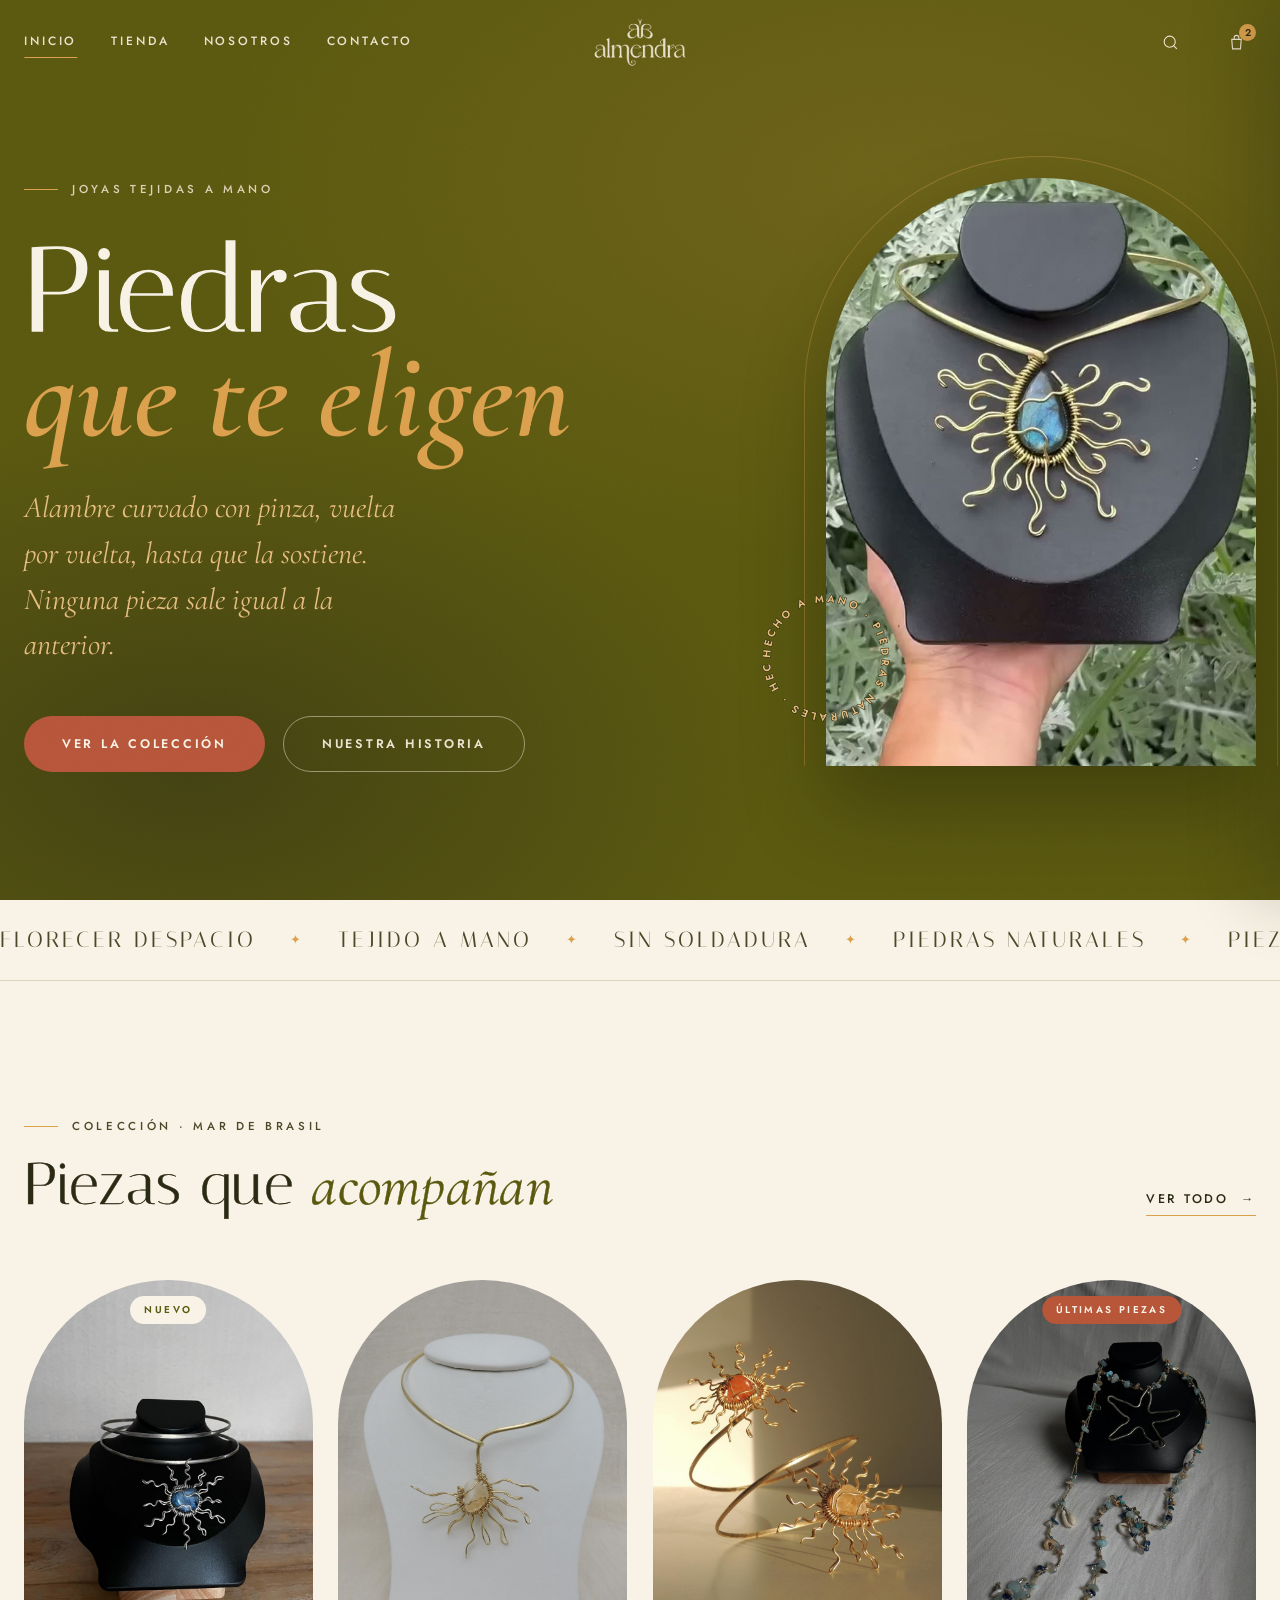
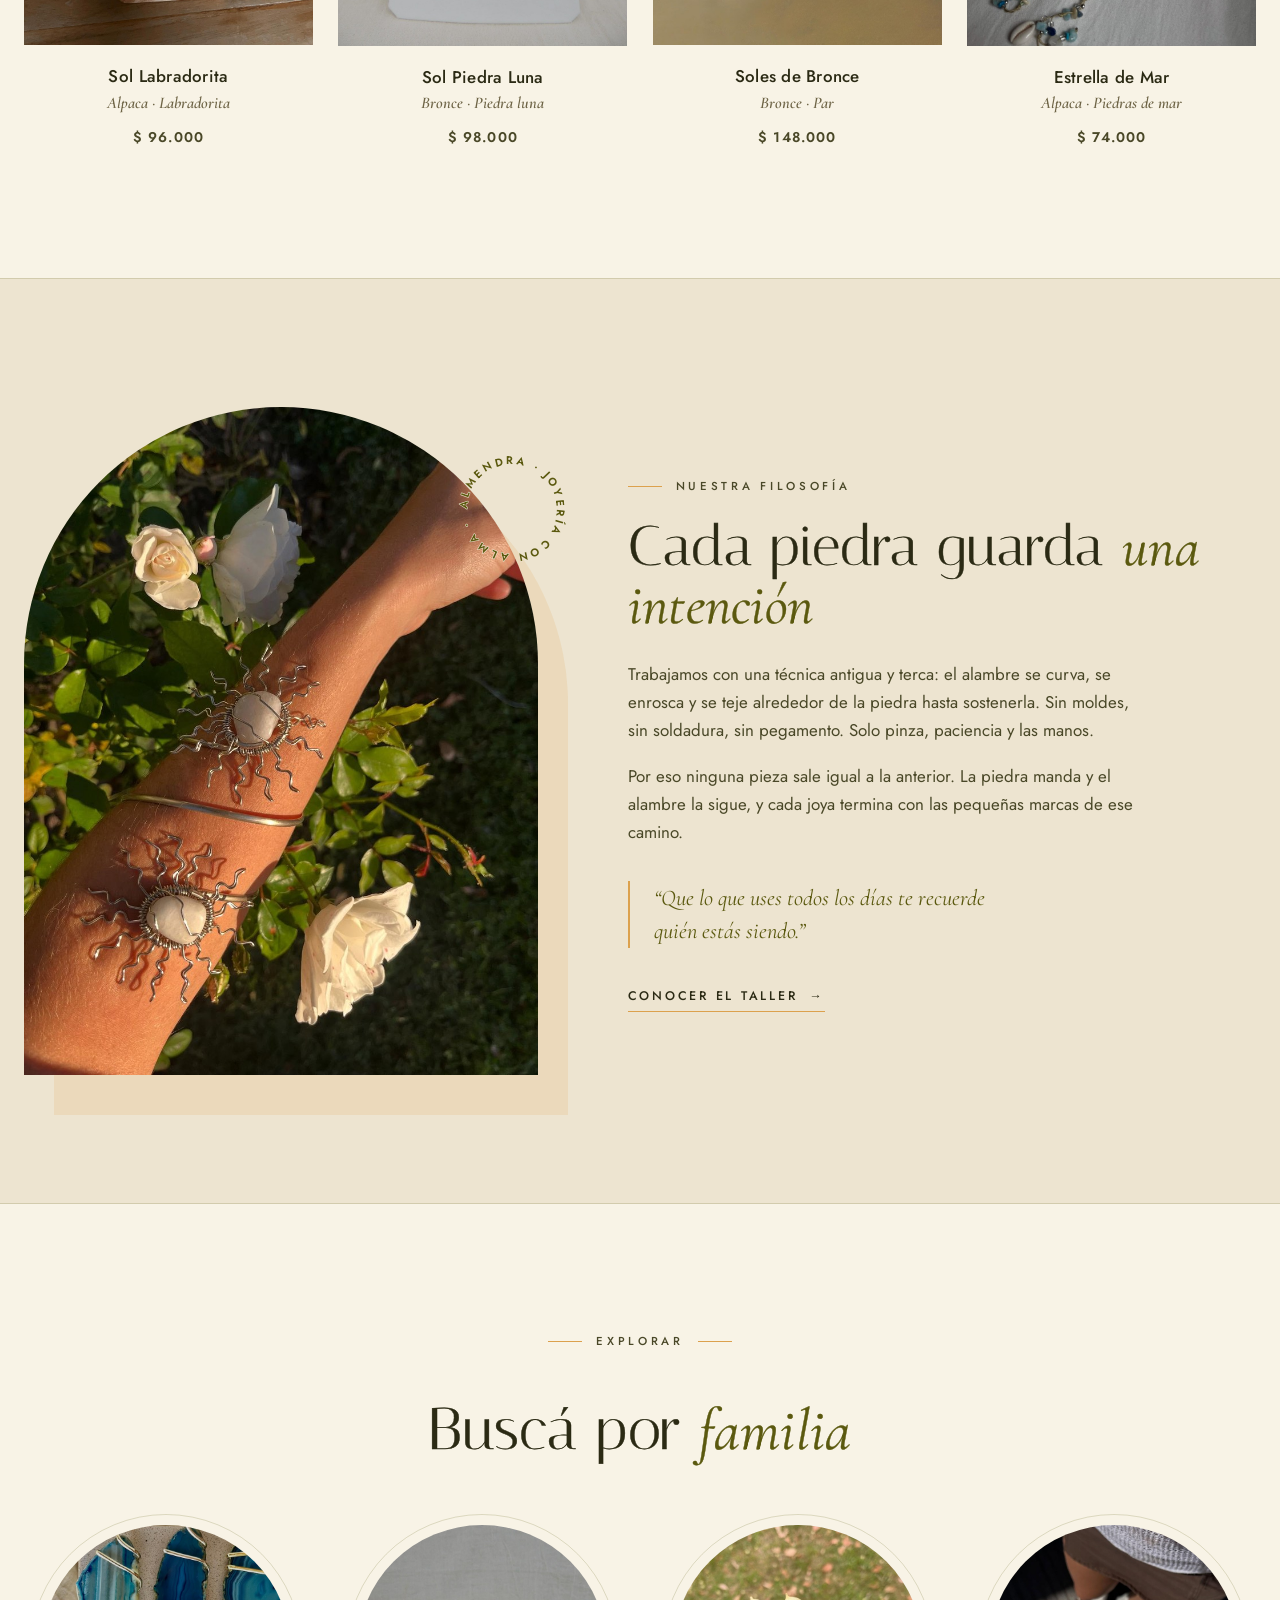
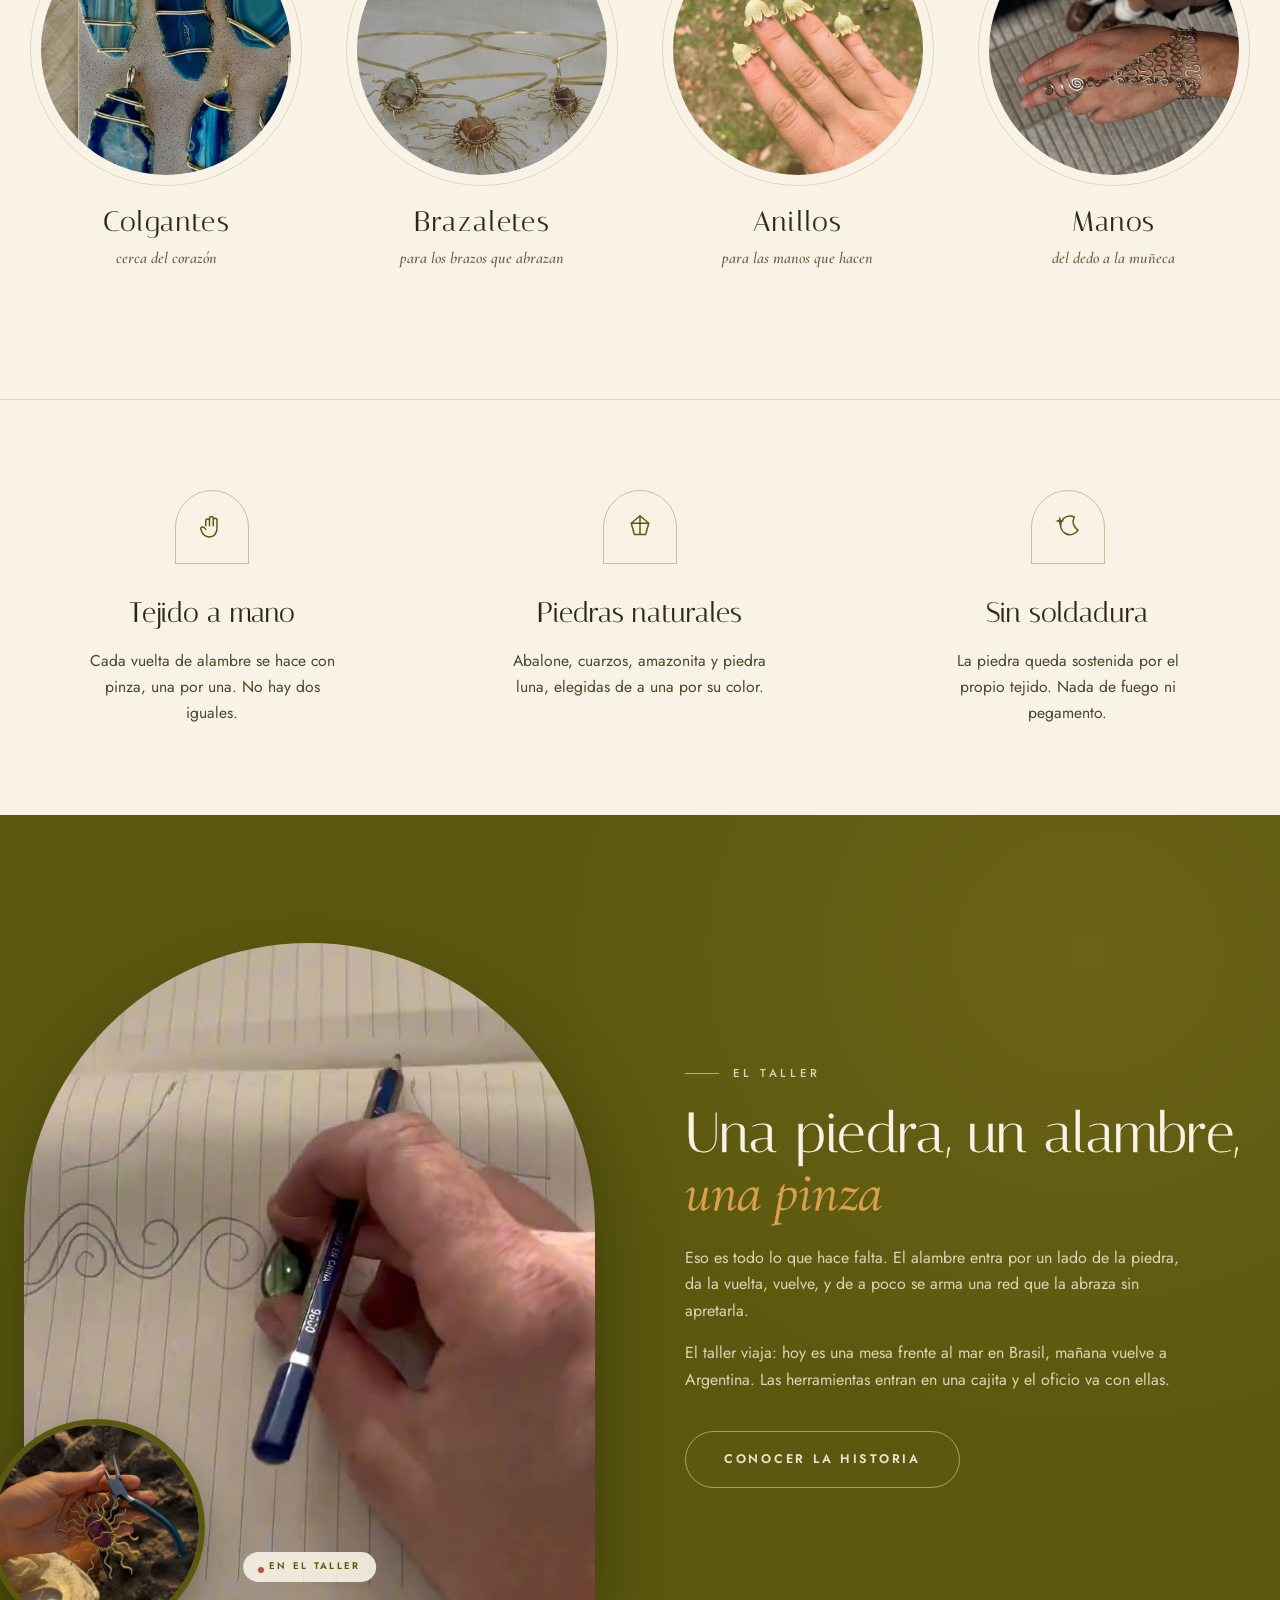
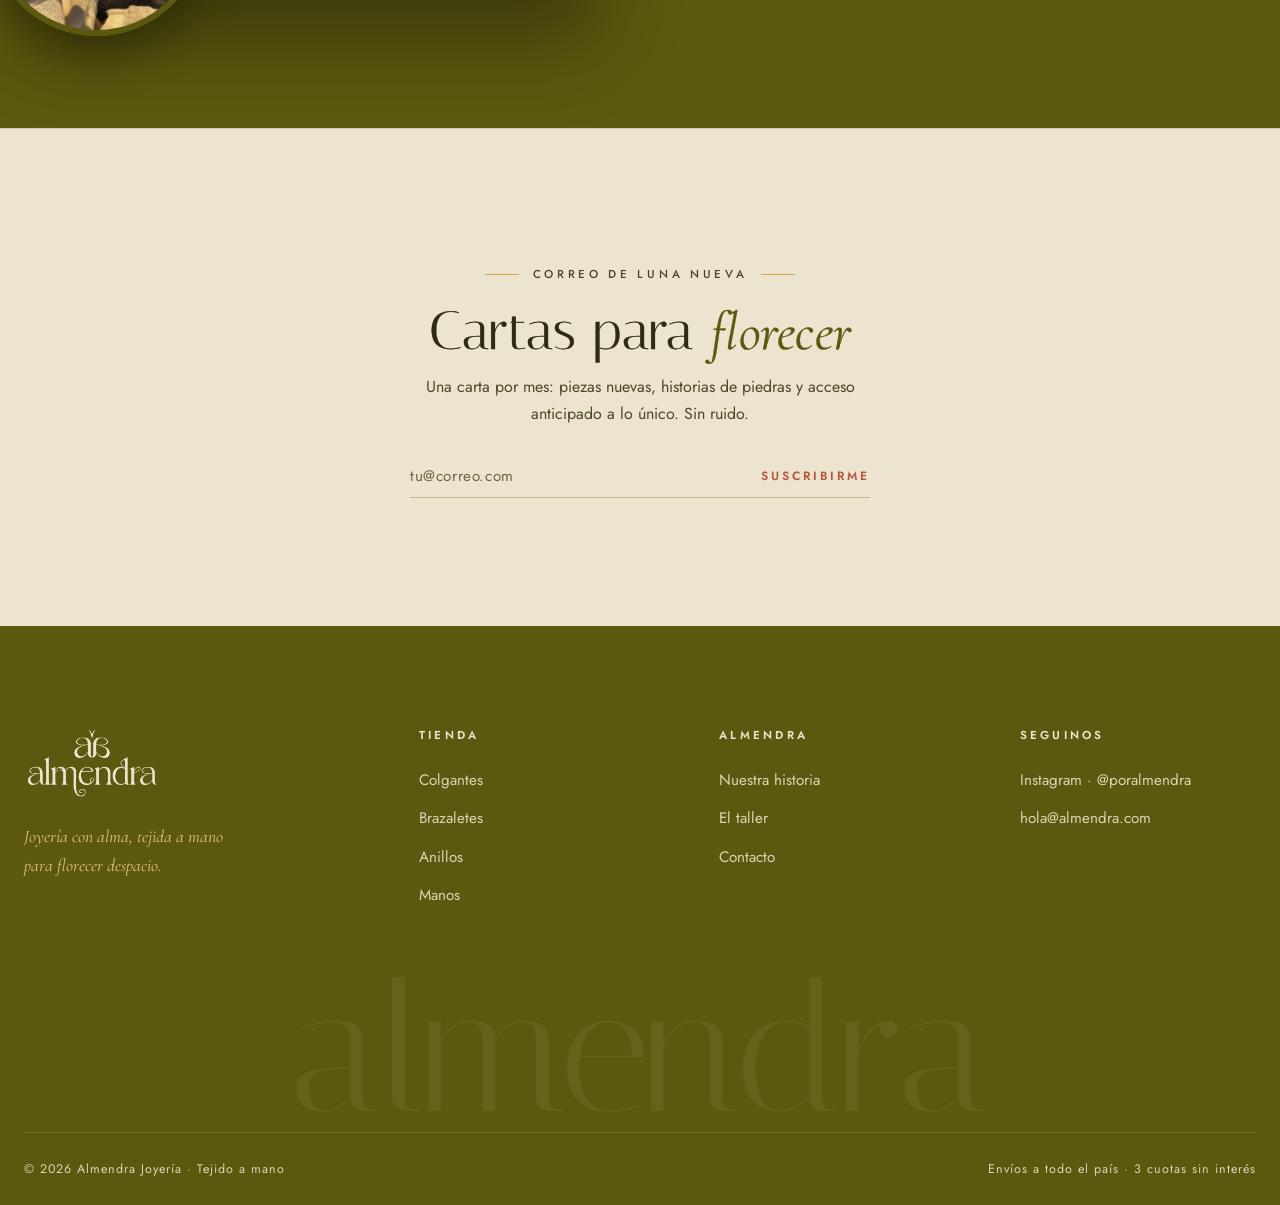
<file: index.html>
<!DOCTYPE html>
<html lang="es">
<head>
  <meta charset="UTF-8">
  <meta name="viewport" content="width=device-width, initial-scale=1.0">
  <title>Almendra · Joyas de alambre tejidas a mano</title>
  <meta name="description" content="Joyas artesanales tejidas en alambre de bronce y alpaca con piedras naturales. Piezas únicas, sin moldes ni soldadura.">
  <link rel="icon" type="image/png" href="assets/img/logo-olive.png">
  <link rel="preconnect" href="https://fonts.googleapis.com">
  <link rel="preconnect" href="https://fonts.gstatic.com" crossorigin>
  <link href="https://fonts.googleapis.com/css2?family=Italiana&family=Cormorant+Garamond:ital,wght@1,500;1,600&family=Jost:wght@300;400;500;600&display=swap" rel="stylesheet">
  <link rel="stylesheet" href="css/almendra.css">
</head>
<body>

  <!-- ══════════ Header ══════════ -->
  <header class="site-header site-header--over-dark">
    <div class="wrap">
      <nav class="nav-left">
        <a class="nav-link is-active" href="index.html">Inicio</a>
        <a class="nav-link" href="tienda.html">Tienda</a>
        <a class="nav-link" href="nosotros.html">Nosotros</a>
        <a class="nav-link" href="contacto.html">Contacto</a>
      </nav>
      <a class="brand" href="index.html" aria-label="Almendra, inicio">
        <img class="logo-dark" src="assets/img/logo-olive.png" alt="Almendra">
        <img class="logo-light" src="assets/img/logo-bone.png" alt="Almendra">
      </a>
      <div class="nav-right">
        <button class="icon-btn" aria-label="Buscar">
          <svg viewBox="0 0 24 24" fill="none" stroke-width="1.4"><circle cx="11" cy="11" r="7"/><path d="m20 20-3.8-3.8"/></svg>
        </button>
        <button class="icon-btn" aria-label="Carrito" data-open-cart>
          <svg viewBox="0 0 24 24" fill="none" stroke-width="1.4"><path d="M6 8h12l-1 12H7L6 8Z"/><path d="M9 8V6a3 3 0 0 1 6 0v2"/></svg>
          <span class="cart-count">2</span>
        </button>
        <button class="icon-btn menu-toggle" aria-label="Menú">
          <svg viewBox="0 0 24 24" fill="none" stroke-width="1.4"><path d="M4 7h16M4 12h16M4 17h16"/></svg>
        </button>
      </div>
    </div>
  </header>

  <!-- Menú móvil -->
  <nav class="mobile-menu">
    <button class="close-menu">Cerrar ✕</button>
    <a href="index.html">Inicio</a>
    <a href="tienda.html">Tienda <em>· piezas</em></a>
    <a href="nosotros.html">Nosotros <em>· el taller</em></a>
    <a href="contacto.html">Contacto</a>
  </nav>

  <!-- ══════════ Hero ══════════ -->
  <section class="hero">
    <div class="wrap">
      <div>
        <span class="eyebrow reveal">Joyas tejidas a mano</span>
        <h1 class="display hero-title reveal" data-delay="1">
          Piedras<em>que te eligen</em>
        </h1>
        <p class="hero-sub reveal" data-delay="2">
          Alambre curvado con pinza, vuelta por vuelta, hasta que la sostiene. Ninguna pieza sale igual a la anterior.
        </p>
        <div class="hero-actions reveal" data-delay="3">
          <a class="btn btn--primary" href="tienda.html">Ver la colección</a>
          <a class="btn btn--bone" href="nosotros.html">Nuestra historia</a>
        </div>
      </div>
      <figure class="hero-figure reveal" data-delay="2">
        <div class="arch">
          <video src="assets/video/hero.mp4" poster="assets/img/poster-hero.jpg"
                 autoplay muted loop playsinline
                 aria-label="Colgante Sol en bronce con piedra azul, girando sobre un busto negro"></video>
        </div>
        <svg class="hero-badge" viewBox="0 0 148 148">
          <defs>
            <path id="circ" d="M74 74 m-56 0 a56 56 0 1 1 112 0 a56 56 0 1 1 -112 0"/>
          </defs>
          <text><textPath href="#circ">hecho a mano · piedras naturales · hecho a mano ·&#160;</textPath></text>
        </svg>
      </figure>
    </div>
  </section>

  <!-- ══════════ Marquesina ══════════ -->
  <div class="marquee" aria-hidden="true">
    <div class="marquee-track">
      <span>Florecer despacio</span><span>Tejido a mano</span><span>Sin soldadura</span><span>Piedras naturales</span><span>Piezas únicas</span>
      <span>Florecer despacio</span><span>Tejido a mano</span><span>Sin soldadura</span><span>Piedras naturales</span><span>Piezas únicas</span>
    </div>
  </div>

  <!-- ══════════ Colección destacada ══════════ -->
  <section class="section">
    <div class="wrap">
      <div class="section-head reveal">
        <div>
          <span class="eyebrow">Colección · Mar de Brasil</span>
          <h2 class="display">Piezas que <em>acompañan</em></h2>
        </div>
        <a class="link-line" href="tienda.html">Ver todo <span class="arrow">→</span></a>
      </div>

      <div class="product-grid">
        <a class="product-card reveal" href="producto.html">
          <span class="card-tag">Nuevo</span>
          <div class="frame"><img src="assets/img/pieza-sol-labradorita.jpg" alt="Colgante Sol en alpaca con labradorita azul, sobre busto negro"></div>
          <button class="quick-add" data-add="Sol Labradorita">Agregar rápido</button>
          <div class="meta">
            <div class="name">Sol Labradorita</div>
            <div class="detail">Alpaca · Labradorita</div>
            <div class="price">$ 96.000</div>
          </div>
        </a>
        <a class="product-card reveal" data-delay="1" href="producto.html">
          <div class="frame"><img src="assets/img/pieza-sol-luna.jpg" alt="Colgante Sol en bronce con piedra luna, sobre busto blanco"></div>
          <button class="quick-add" data-add="Sol Piedra Luna">Agregar rápido</button>
          <div class="meta">
            <div class="name">Sol Piedra Luna</div>
            <div class="detail">Bronce · Piedra luna</div>
            <div class="price">$ 98.000</div>
          </div>
        </a>
        <a class="product-card reveal" data-delay="2" href="producto.html">
          <div class="frame"><img src="assets/img/pieza-brazalete-par.jpg" alt="Par de brazaletes Sol en bronce con jaspe y ágata"></div>
          <button class="quick-add" data-add="Soles de Bronce">Agregar rápido</button>
          <div class="meta">
            <div class="name">Soles de Bronce</div>
            <div class="detail">Bronce · Par</div>
            <div class="price">$ 148.000</div>
          </div>
        </a>
        <a class="product-card reveal" data-delay="3" href="producto.html">
          <span class="card-tag card-tag--sale">Últimas piezas</span>
          <div class="frame"><img src="assets/img/pieza-estrella.jpg" alt="Colgante Estrella de Mar en alpaca con piedras de mar"></div>
          <button class="quick-add" data-add="Estrella de Mar">Agregar rápido</button>
          <div class="meta">
            <div class="name">Estrella de Mar</div>
            <div class="detail">Alpaca · Piedras de mar</div>
            <div class="price">$ 74.000</div>
          </div>
        </a>
      </div>
    </div>
  </section>

  <!-- ══════════ Editorial ══════════ -->
  <section class="editorial section">
    <div class="wrap">
      <figure class="editorial-figure reveal">
        <div class="arch">
          <img src="assets/img/editorial-sol.jpg" alt="Brazalete Sol de bronce en el brazo, entre rosas blancas">
        </div>
        <svg class="stamp" viewBox="0 0 120 120">
          <defs><path id="circ2" d="M60 60 m-45 0 a45 45 0 1 1 90 0 a45 45 0 1 1 -90 0"/></defs>
          <text><textPath href="#circ2">almendra · joyería con alma ·&#160;</textPath></text>
        </svg>
      </figure>
      <div class="editorial-copy">
        <span class="eyebrow reveal">Nuestra filosofía</span>
        <h2 class="display reveal" data-delay="1">Cada piedra guarda <em>una intención</em></h2>
        <p class="reveal" data-delay="2">
          Trabajamos con una técnica antigua y terca: el alambre se curva, se enrosca y se
          teje alrededor de la piedra hasta sostenerla. Sin moldes, sin soldadura, sin pegamento.
          Solo pinza, paciencia y las manos.
        </p>
        <p class="reveal" data-delay="2">
          Por eso ninguna pieza sale igual a la anterior. La piedra manda y el alambre la sigue,
          y cada joya termina con las pequeñas marcas de ese camino.
        </p>
        <blockquote class="voice-quote reveal" data-delay="3">
          “Que lo que uses todos los días te recuerde quién estás siendo.”
        </blockquote>
        <a class="link-line reveal" data-delay="3" href="nosotros.html">Conocer el taller <span class="arrow">→</span></a>
      </div>
    </div>
  </section>

  <!-- ══════════ Categorías ══════════ -->
  <section class="section">
    <div class="wrap">
      <div class="section-head section-head--center reveal">
        <span class="eyebrow eyebrow--center">Explorar</span>
        <h2 class="display">Buscá por <em>familia</em></h2>
      </div>
      <div class="cats">
        <a class="cat-card reveal" href="tienda.html">
          <div class="ring"><img src="assets/img/cat-colgantes.jpg" alt="Colgantes"></div>
          <div class="cat-name">Colgantes</div>
          <div class="cat-sub">cerca del corazón</div>
        </a>
        <a class="cat-card reveal" data-delay="1" href="tienda.html">
          <div class="ring"><img src="assets/img/cat-brazaletes.jpg" alt="Brazaletes"></div>
          <div class="cat-name">Brazaletes</div>
          <div class="cat-sub">para los brazos que abrazan</div>
        </a>
        <a class="cat-card reveal" data-delay="2" href="tienda.html">
          <div class="ring"><img src="assets/img/cat-anillos.jpg" alt="Anillos"></div>
          <div class="cat-name">Anillos</div>
          <div class="cat-sub">para las manos que hacen</div>
        </a>
        <a class="cat-card reveal" data-delay="3" href="tienda.html">
          <div class="ring"><img src="assets/img/cat-manos.jpg" alt="Piezas de mano"></div>
          <div class="cat-name">Manos</div>
          <div class="cat-sub">del dedo a la muñeca</div>
        </a>
      </div>
    </div>
  </section>

  <!-- ══════════ Valores ══════════ -->
  <section class="values section--tight section">
    <div class="wrap">
      <div class="values-grid">
        <div class="value reveal">
          <div class="glyph">
            <svg viewBox="0 0 24 24" fill="none" stroke="currentColor" stroke-width="1.2" stroke-linecap="round"><path d="M7 11V7a1.5 1.5 0 0 1 3 0v4m0-1V5a1.5 1.5 0 0 1 3 0v6m0-1V6.5a1.5 1.5 0 0 1 3 0V13c0 4-2.5 7-6 7s-5.6-2.4-6.8-5.6c-.5-1.3-.2-2.4 1.3-2.4 1 0 1.7.6 2.5 2"/></svg>
          </div>
          <h3>Tejido a mano</h3>
          <p>Cada vuelta de alambre se hace con pinza, una por una. No hay dos iguales.</p>
        </div>
        <div class="value reveal" data-delay="1">
          <div class="glyph">
            <svg viewBox="0 0 24 24" fill="none" stroke="currentColor" stroke-width="1.2" stroke-linejoin="round"><path d="M12 3 19 9l-2.5 9h-9L5 9l7-6Z"/><path d="M5 9h14M12 3v15"/></svg>
          </div>
          <h3>Piedras naturales</h3>
          <p>Abalone, cuarzos, amazonita y piedra luna, elegidas de a una por su color.</p>
        </div>
        <div class="value reveal" data-delay="2">
          <div class="glyph">
            <svg viewBox="0 0 24 24" fill="none" stroke="currentColor" stroke-width="1.2" stroke-linecap="round"><path d="M17 4a7.5 7.5 0 1 0 3 10.5A8 8 0 0 1 17 4Z"/><path d="m5.5 5.5.4 1.3 1.3.4-1.3.4-.4 1.3-.4-1.3-1.3-.4 1.3-.4.4-1.3Z"/></svg>
          </div>
          <h3>Sin soldadura</h3>
          <p>La piedra queda sostenida por el propio tejido. Nada de fuego ni pegamento.</p>
        </div>
      </div>
    </div>
  </section>

  <!-- ══════════ Banda taller ══════════ -->
  <section class="band section">
    <div class="wrap">
      <figure class="band-figure reveal">
        <div class="arch has-video">
          <video src="assets/video/taller.mp4" poster="assets/img/poster-taller.jpg"
                 autoplay muted loop playsinline
                 aria-label="El dibujo a lápiz de una vincha y después la pieza terminada en las manos"></video>
        </div>
        <div class="mini"><img src="assets/img/mini-pinza.jpg" alt="Un colgante Sol y la pinza con la que se curvó"></div>
      </figure>
      <div>
        <span class="eyebrow reveal">El taller</span>
        <h2 class="display reveal" data-delay="1">Una piedra, un alambre, <em>una pinza</em></h2>
        <p class="reveal" data-delay="2">
          Eso es todo lo que hace falta. El alambre entra por un lado de la piedra, da la vuelta,
          vuelve, y de a poco se arma una red que la abraza sin apretarla.
        </p>
        <p class="reveal" data-delay="2">
          El taller viaja: hoy es una mesa frente al mar en Brasil, mañana vuelve a Argentina.
          Las herramientas entran en una cajita y el oficio va con ellas.
        </p>
        <a class="btn btn--bone reveal" data-delay="3" href="nosotros.html">Conocer la historia</a>
      </div>
    </div>
  </section>

  <!-- ══════════ Newsletter ══════════ -->
  <section class="newsletter section">
    <div class="wrap reveal">
      <span class="eyebrow eyebrow--center">Correo de luna nueva</span>
      <h2 class="display">Cartas para <em>florecer</em></h2>
      <p>Una carta por mes: piezas nuevas, historias de piedras y acceso anticipado a lo único. Sin ruido.</p>
      <form class="news-form" data-demo>
        <input type="email" placeholder="tu@correo.com" aria-label="Tu correo" required>
        <button type="submit">Suscribirme</button>
      </form>
    </div>
  </section>

  <!-- ══════════ Footer ══════════ -->
  <footer class="site-footer">
    <div class="wrap">
      <div class="footer-grid">
        <div class="footer-brand">
          <img src="assets/img/logo-bone.png" alt="Almendra">
          <p>Joyería con alma, tejida a mano para florecer despacio.</p>
        </div>
        <div>
          <h4>Tienda</h4>
          <ul>
            <li><a href="tienda.html">Colgantes</a></li>
            <li><a href="tienda.html">Brazaletes</a></li>
            <li><a href="tienda.html">Anillos</a></li>
            <li><a href="tienda.html">Manos</a></li>
          </ul>
        </div>
        <div>
          <h4>Almendra</h4>
          <ul>
            <li><a href="nosotros.html">Nuestra historia</a></li>
            <li><a href="nosotros.html">El taller</a></li>
            <li><a href="contacto.html">Contacto</a></li>
          </ul>
        </div>
        <div>
          <h4>Seguinos</h4>
          <ul>
            <li><a href="https://instagram.com/poralmendra" target="_blank" rel="noopener">Instagram · @poralmendra</a></li>
            <li><a href="mailto:hola@almendra.com">hola@almendra.com</a></li>
          </ul>
        </div>
      </div>
    </div>
    <div class="footer-big" aria-hidden="true">almendra</div>
    <div class="wrap">
      <div class="footer-bottom">
        <span>© 2026 Almendra Joyería · Tejido a mano</span>
        <span>Envíos a todo el país · 3 cuotas sin interés</span>
      </div>
    </div>
  </footer>

  <!-- ══════════ Carrito ══════════ -->
  <div class="cart-overlay"></div>
  <aside class="cart-drawer" aria-label="Carrito de compras">
    <div class="cart-head">
      <h3>Tu carrito</h3>
      <button data-close-cart>Cerrar ✕</button>
    </div>
    <div class="cart-items">
      <div class="cart-item">
        <img src="assets/img/pieza-sol-labradorita.jpg" alt="Sol Labradorita">
        <div>
          <div class="ci-name">Sol Labradorita</div>
          <div class="ci-detail">Alpaca · Labradorita</div>
          <div class="ci-qty">Cuello 42 cm · Cant. 1</div>
        </div>
        <div class="ci-price">$ 96.000</div>
      </div>
      <div class="cart-item">
        <img src="assets/img/pieza-brazalete-par.jpg" alt="Soles de Bronce">
        <div>
          <div class="ci-name">Soles de Bronce</div>
          <div class="ci-detail">Bronce · Par</div>
          <div class="ci-qty">Brazo 26 cm · Cant. 1</div>
        </div>
        <div class="ci-price">$ 148.000</div>
      </div>
      <p class="cart-note">Cada pieza viaja en su bolsita de lino con una carta de cuidados ✦</p>
    </div>
    <div class="cart-foot">
      <div class="cart-total"><span>Subtotal</span><span>$ 244.000</span></div>
      <p class="small">Envío calculado al finalizar la compra.</p>
      <button class="btn btn--primary">Iniciar compra</button>
    </div>
  </aside>

  <div class="toast" role="status"></div>

  <script src="js/main.js"></script>
</body>
</html>
</file>
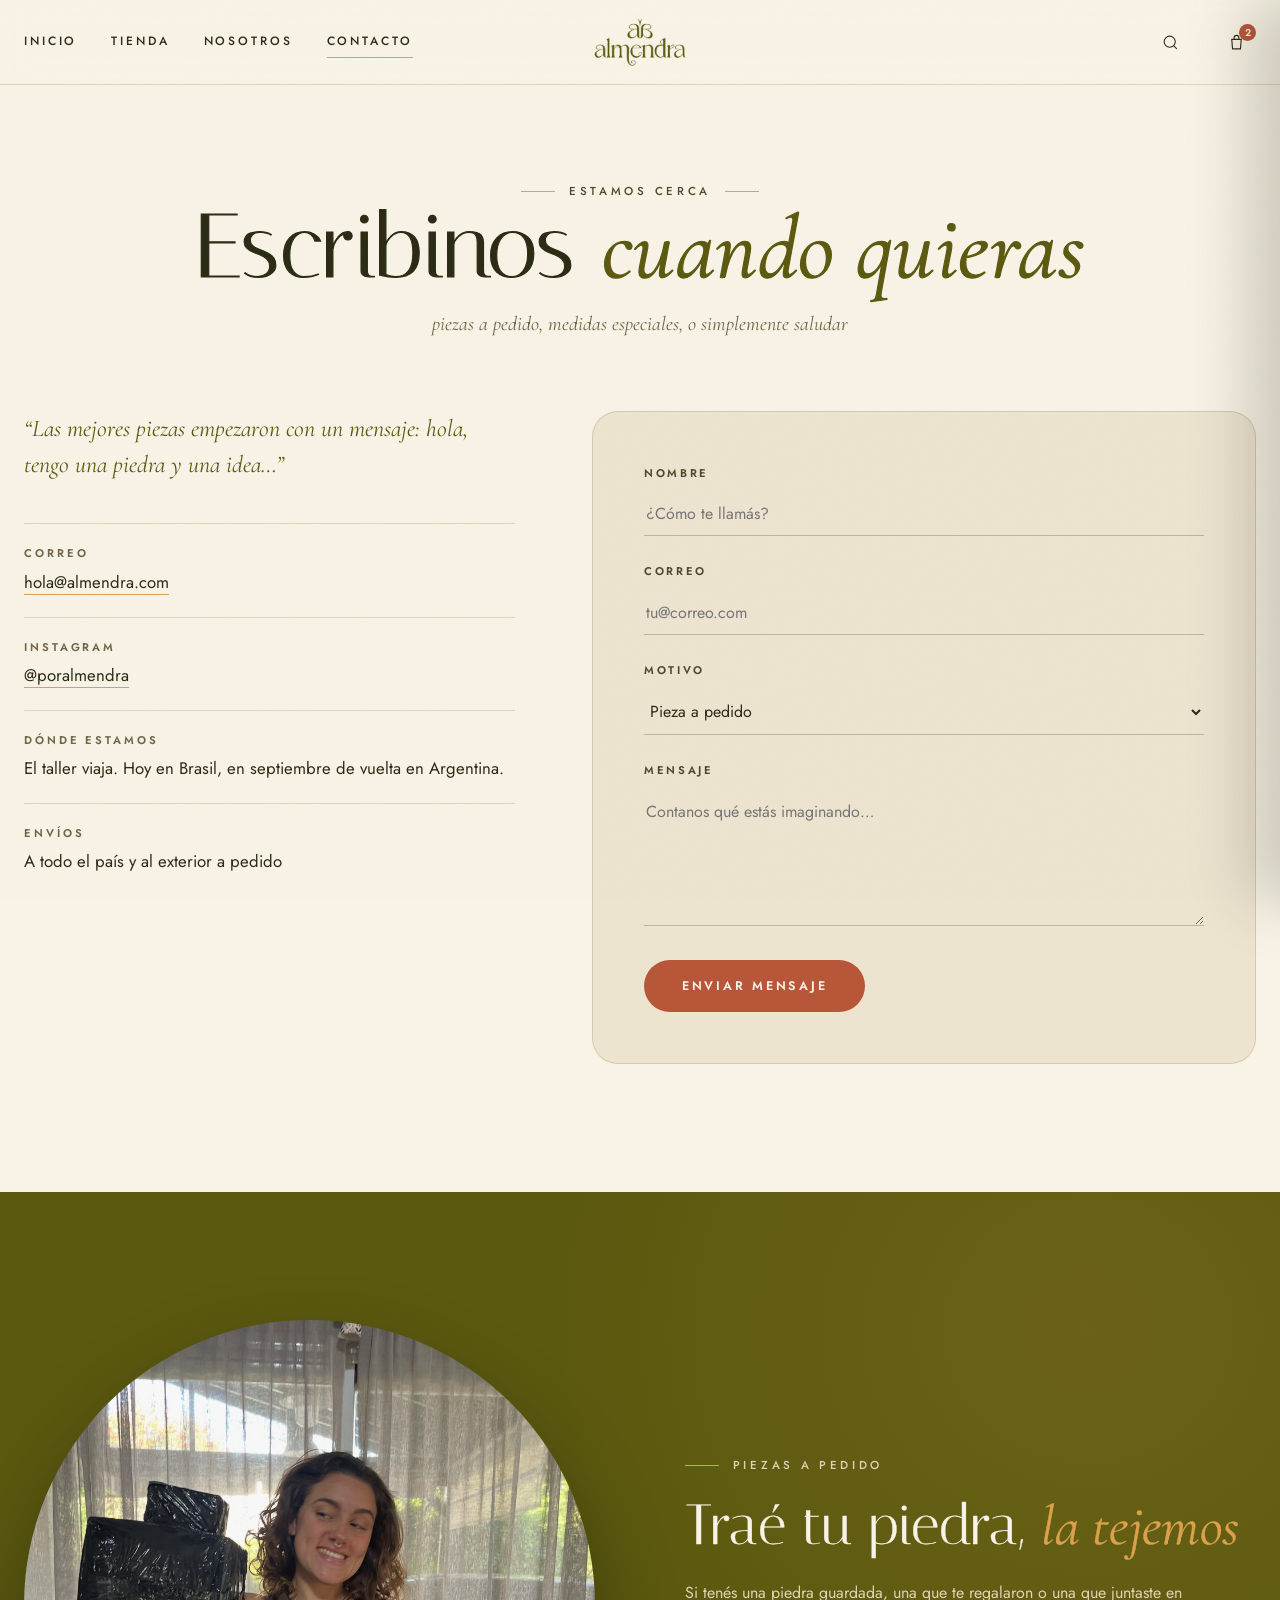
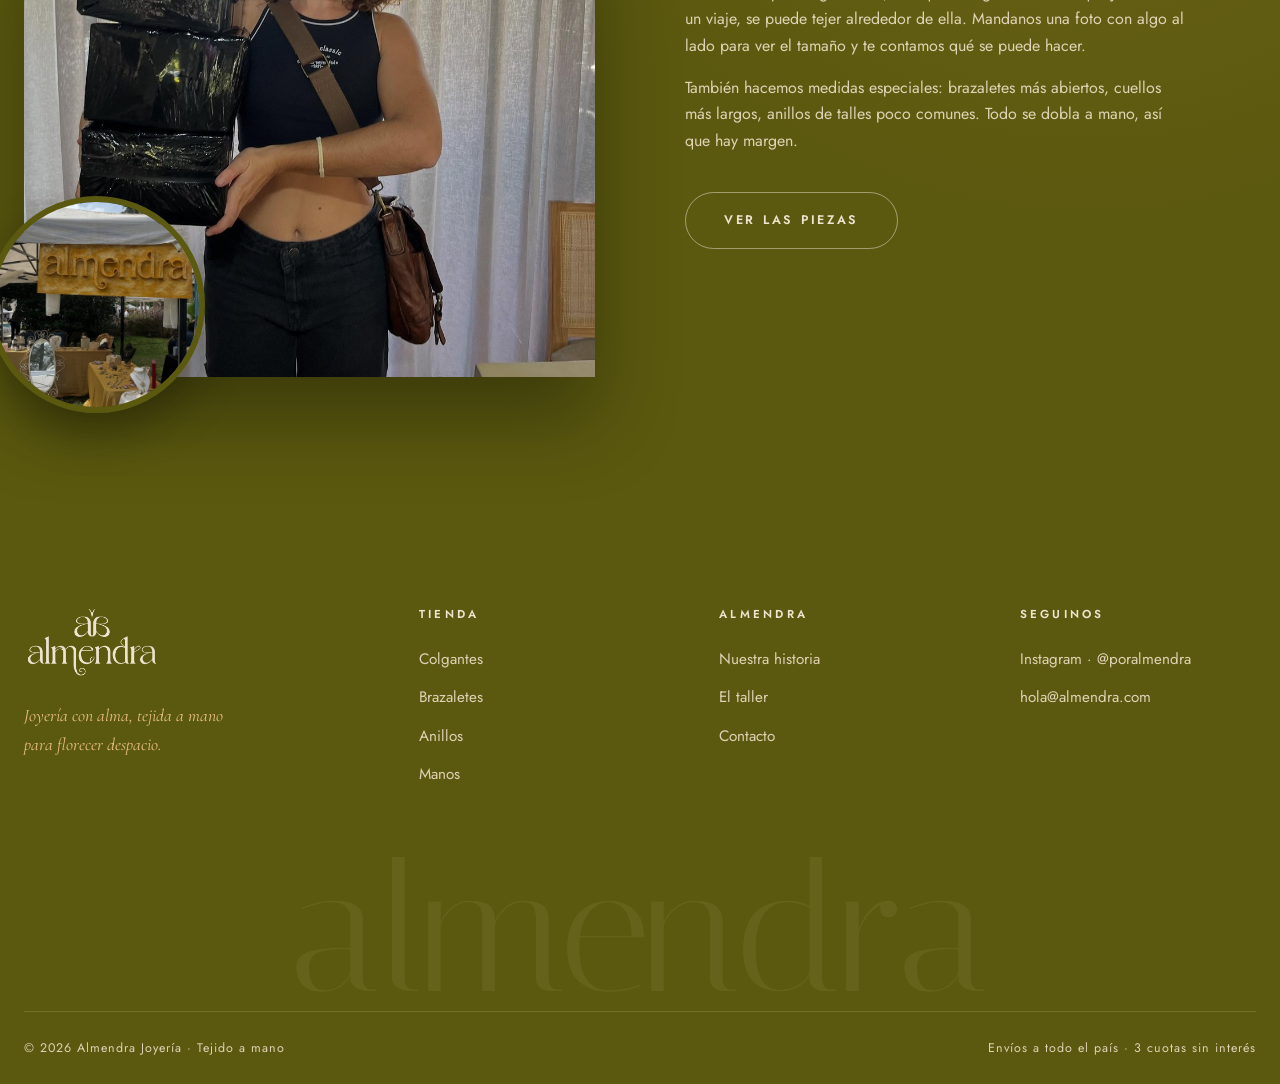
<file: contacto.html>
<!DOCTYPE html>
<html lang="es">
<head>
  <meta charset="UTF-8">
  <meta name="viewport" content="width=device-width, initial-scale=1.0">
  <title>Contacto · Almendra Joyería</title>
  <meta name="description" content="Escribinos por piezas a pedido, medidas especiales o lo que quieras contarnos.">
  <link rel="icon" type="image/png" href="assets/img/logo-olive.png">
  <link rel="preconnect" href="https://fonts.googleapis.com">
  <link rel="preconnect" href="https://fonts.gstatic.com" crossorigin>
  <link href="https://fonts.googleapis.com/css2?family=Italiana&family=Cormorant+Garamond:ital,wght@1,500;1,600&family=Jost:wght@300;400;500;600&display=swap" rel="stylesheet">
  <link rel="stylesheet" href="css/almendra.css">
</head>
<body>

  <header class="site-header site-header--solid">
    <div class="wrap">
      <nav class="nav-left">
        <a class="nav-link" href="index.html">Inicio</a>
        <a class="nav-link" href="tienda.html">Tienda</a>
        <a class="nav-link" href="nosotros.html">Nosotros</a>
        <a class="nav-link is-active" href="contacto.html">Contacto</a>
      </nav>
      <a class="brand" href="index.html" aria-label="Almendra, inicio">
        <img class="logo-dark" src="assets/img/logo-olive.png" alt="Almendra">
      </a>
      <div class="nav-right">
        <button class="icon-btn" aria-label="Buscar">
          <svg viewBox="0 0 24 24" fill="none" stroke-width="1.4"><circle cx="11" cy="11" r="7"/><path d="m20 20-3.8-3.8"/></svg>
        </button>
        <button class="icon-btn" aria-label="Carrito" data-open-cart>
          <svg viewBox="0 0 24 24" fill="none" stroke-width="1.4"><path d="M6 8h12l-1 12H7L6 8Z"/><path d="M9 8V6a3 3 0 0 1 6 0v2"/></svg>
          <span class="cart-count">2</span>
        </button>
        <button class="icon-btn menu-toggle" aria-label="Menú">
          <svg viewBox="0 0 24 24" fill="none" stroke-width="1.4"><path d="M4 7h16M4 12h16M4 17h16"/></svg>
        </button>
      </div>
    </div>
  </header>

  <nav class="mobile-menu">
    <button class="close-menu">Cerrar ✕</button>
    <a href="index.html">Inicio</a>
    <a href="tienda.html">Tienda <em>· piezas</em></a>
    <a href="nosotros.html">Nosotros <em>· el taller</em></a>
    <a href="contacto.html">Contacto</a>
  </nav>

  <!-- ══════════ Encabezado ══════════ -->
  <section class="page-hero">
    <div class="wrap">
      <span class="eyebrow eyebrow--center reveal">Estamos cerca</span>
      <h1 class="display reveal" data-delay="1">Escribinos <em>cuando quieras</em></h1>
      <p class="voice-sub reveal" data-delay="2">piezas a pedido, medidas especiales, o simplemente saludar</p>
    </div>
  </section>

  <!-- ══════════ Contacto ══════════ -->
  <div class="wrap contact">
    <div class="contact-info reveal">
      <blockquote class="voice-quote">
        “Las mejores piezas empezaron con un mensaje: <em>hola, tengo una piedra y una idea…</em>”
      </blockquote>
      <div class="contact-item">
        <div class="k">Correo</div>
        <div class="v"><a href="mailto:hola@almendra.com">hola@almendra.com</a></div>
      </div>
      <div class="contact-item">
        <div class="k">Instagram</div>
        <div class="v"><a href="https://instagram.com/poralmendra" target="_blank" rel="noopener">@poralmendra</a></div>
      </div>
      <div class="contact-item">
        <div class="k">Dónde estamos</div>
        <div class="v">El taller viaja. Hoy en Brasil, en septiembre de vuelta en Argentina.</div>
      </div>
      <div class="contact-item">
        <div class="k">Envíos</div>
        <div class="v">A todo el país y al exterior a pedido</div>
      </div>
    </div>

    <form class="contact-form reveal" data-delay="1" data-demo>
      <div class="field">
        <label for="f-nombre">Nombre</label>
        <input id="f-nombre" type="text" placeholder="¿Cómo te llamás?" required>
      </div>
      <div class="field">
        <label for="f-email">Correo</label>
        <input id="f-email" type="email" placeholder="tu@correo.com" required>
      </div>
      <div class="field">
        <label for="f-motivo">Motivo</label>
        <select id="f-motivo">
          <option>Pieza a pedido</option>
          <option>Consulta por medidas</option>
          <option>Mi pedido</option>
          <option>Otra cosa linda</option>
        </select>
      </div>
      <div class="field">
        <label for="f-msj">Mensaje</label>
        <textarea id="f-msj" rows="5" placeholder="Contanos qué estás imaginando…" required></textarea>
      </div>
      <button class="btn btn--primary" type="submit">Enviar mensaje</button>
    </form>
  </div>

  <!-- ══════════ Banda a pedido ══════════ -->
  <section class="band section">
    <div class="wrap">
      <figure class="band-figure reveal">
        <div class="arch"><img src="assets/img/banda-feria.jpg" alt="Almendra con los bustos de exhibición antes de armar el puesto"></div>
        <div class="mini"><img src="assets/img/mini-sign.jpg" alt="El cartel de madera de Almendra en la feria"></div>
      </figure>
      <div>
        <span class="eyebrow reveal">Piezas a pedido</span>
        <h2 class="display reveal" data-delay="1">Traé tu piedra, <em>la tejemos</em></h2>
        <p class="reveal" data-delay="2">
          Si tenés una piedra guardada, una que te regalaron o una que juntaste en un viaje,
          se puede tejer alrededor de ella. Mandanos una foto con algo al lado para ver el
          tamaño y te contamos qué se puede hacer.
        </p>
        <p class="reveal" data-delay="2">
          También hacemos medidas especiales: brazaletes más abiertos, cuellos más largos,
          anillos de talles poco comunes. Todo se dobla a mano, así que hay margen.
        </p>
        <a class="btn btn--bone reveal" data-delay="3" href="tienda.html">Ver las piezas</a>
      </div>
    </div>
  </section>

  <!-- ══════════ Footer ══════════ -->
  <footer class="site-footer">
    <div class="wrap">
      <div class="footer-grid">
        <div class="footer-brand">
          <img src="assets/img/logo-bone.png" alt="Almendra">
          <p>Joyería con alma, tejida a mano para florecer despacio.</p>
        </div>
        <div>
          <h4>Tienda</h4>
          <ul>
            <li><a href="tienda.html">Colgantes</a></li>
            <li><a href="tienda.html">Brazaletes</a></li>
            <li><a href="tienda.html">Anillos</a></li>
            <li><a href="tienda.html">Manos</a></li>
          </ul>
        </div>
        <div>
          <h4>Almendra</h4>
          <ul>
            <li><a href="nosotros.html">Nuestra historia</a></li>
            <li><a href="nosotros.html">El taller</a></li>
            <li><a href="contacto.html">Contacto</a></li>
          </ul>
        </div>
        <div>
          <h4>Seguinos</h4>
          <ul>
            <li><a href="https://instagram.com/poralmendra" target="_blank" rel="noopener">Instagram · @poralmendra</a></li>
            <li><a href="mailto:hola@almendra.com">hola@almendra.com</a></li>
          </ul>
        </div>
      </div>
    </div>
    <div class="footer-big" aria-hidden="true">almendra</div>
    <div class="wrap">
      <div class="footer-bottom">
        <span>© 2026 Almendra Joyería · Tejido a mano</span>
        <span>Envíos a todo el país · 3 cuotas sin interés</span>
      </div>
    </div>
  </footer>

  <!-- Carrito -->
  <div class="cart-overlay"></div>
  <aside class="cart-drawer" aria-label="Carrito de compras">
    <div class="cart-head">
      <h3>Tu carrito</h3>
      <button data-close-cart>Cerrar ✕</button>
    </div>
    <div class="cart-items">
      <div class="cart-item">
        <img src="assets/img/pieza-sol-labradorita.jpg" alt="Sol Labradorita">
        <div>
          <div class="ci-name">Sol Labradorita</div>
          <div class="ci-detail">Alpaca · Labradorita</div>
          <div class="ci-qty">Cuello 42 cm · Cant. 1</div>
        </div>
        <div class="ci-price">$ 96.000</div>
      </div>
      <div class="cart-item">
        <img src="assets/img/pieza-brazalete-par.jpg" alt="Soles de Bronce">
        <div>
          <div class="ci-name">Soles de Bronce</div>
          <div class="ci-detail">Bronce · Par</div>
          <div class="ci-qty">Brazo 26 cm · Cant. 1</div>
        </div>
        <div class="ci-price">$ 148.000</div>
      </div>
      <p class="cart-note">Cada pieza viaja en su bolsita de lino con una carta de cuidados ✦</p>
    </div>
    <div class="cart-foot">
      <div class="cart-total"><span>Subtotal</span><span>$ 244.000</span></div>
      <p class="small">Envío calculado al finalizar la compra.</p>
      <button class="btn btn--primary">Iniciar compra</button>
    </div>
  </aside>

  <div class="toast" role="status"></div>

  <script src="js/main.js"></script>
</body>
</html>
</file>
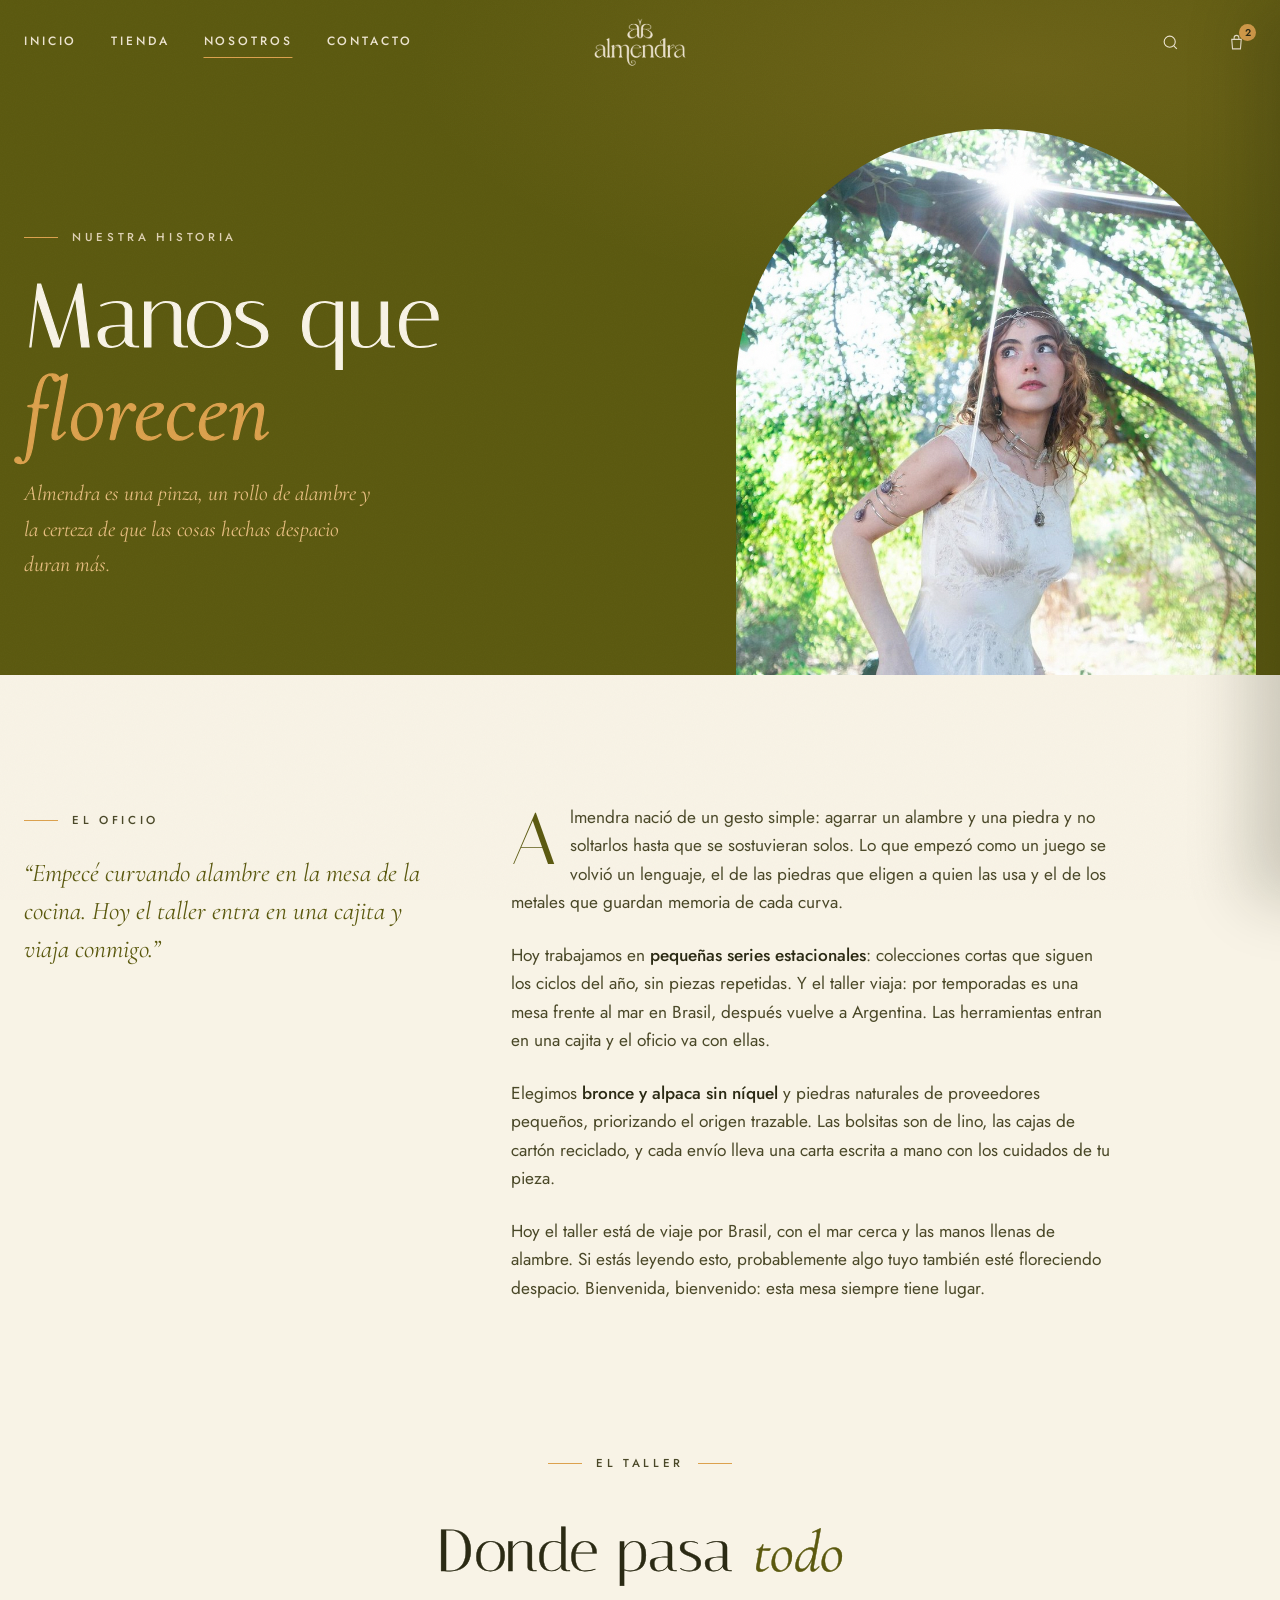
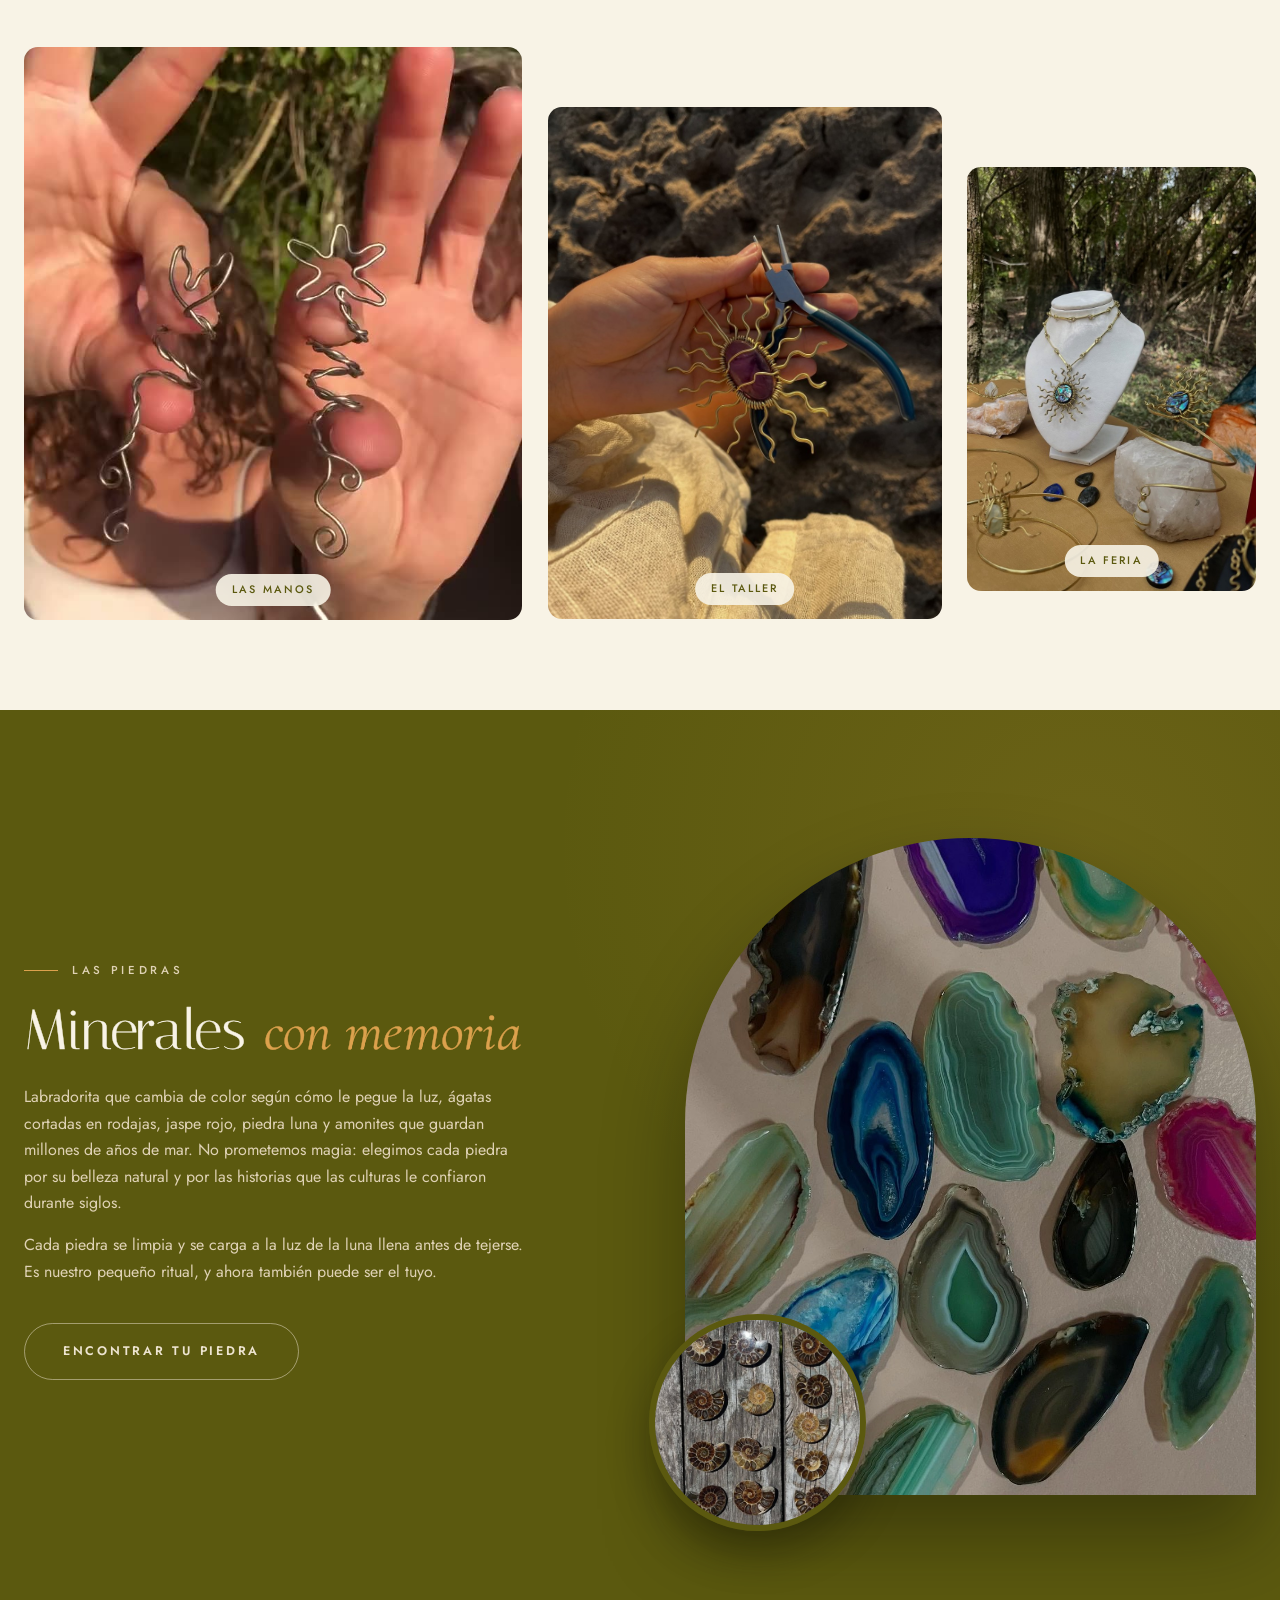
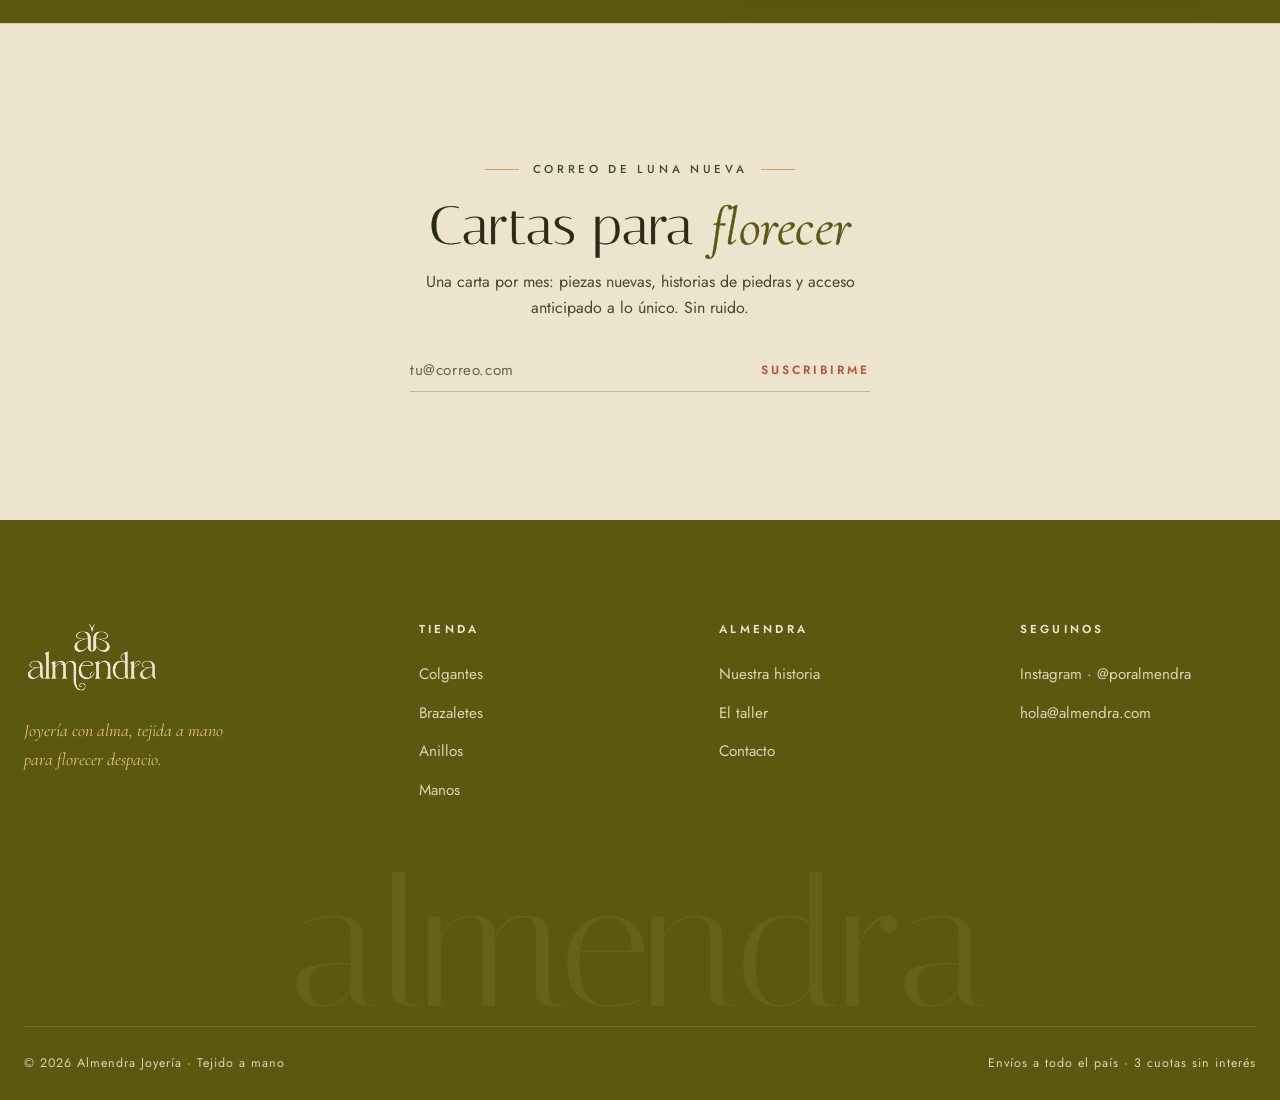
<file: nosotros.html>
<!DOCTYPE html>
<html lang="es">
<head>
  <meta charset="UTF-8">
  <meta name="viewport" content="width=device-width, initial-scale=1.0">
  <title>Nosotros · Almendra Joyería</title>
  <meta name="description" content="La historia de Almendra: un taller que viaja, donde el alambre y las piedras se tejen a mano, vuelta por vuelta.">
  <link rel="icon" type="image/png" href="assets/img/logo-olive.png">
  <link rel="preconnect" href="https://fonts.googleapis.com">
  <link rel="preconnect" href="https://fonts.gstatic.com" crossorigin>
  <link href="https://fonts.googleapis.com/css2?family=Italiana&family=Cormorant+Garamond:ital,wght@1,500;1,600&family=Jost:wght@300;400;500;600&display=swap" rel="stylesheet">
  <link rel="stylesheet" href="css/almendra.css">
</head>
<body>

  <header class="site-header site-header--over-dark">
    <div class="wrap">
      <nav class="nav-left">
        <a class="nav-link" href="index.html">Inicio</a>
        <a class="nav-link" href="tienda.html">Tienda</a>
        <a class="nav-link is-active" href="nosotros.html">Nosotros</a>
        <a class="nav-link" href="contacto.html">Contacto</a>
      </nav>
      <a class="brand" href="index.html" aria-label="Almendra, inicio">
        <img class="logo-dark" src="assets/img/logo-olive.png" alt="Almendra">
        <img class="logo-light" src="assets/img/logo-bone.png" alt="Almendra">
      </a>
      <div class="nav-right">
        <button class="icon-btn" aria-label="Buscar">
          <svg viewBox="0 0 24 24" fill="none" stroke-width="1.4"><circle cx="11" cy="11" r="7"/><path d="m20 20-3.8-3.8"/></svg>
        </button>
        <button class="icon-btn" aria-label="Carrito" data-open-cart>
          <svg viewBox="0 0 24 24" fill="none" stroke-width="1.4"><path d="M6 8h12l-1 12H7L6 8Z"/><path d="M9 8V6a3 3 0 0 1 6 0v2"/></svg>
          <span class="cart-count">2</span>
        </button>
        <button class="icon-btn menu-toggle" aria-label="Menú">
          <svg viewBox="0 0 24 24" fill="none" stroke-width="1.4"><path d="M4 7h16M4 12h16M4 17h16"/></svg>
        </button>
      </div>
    </div>
  </header>

  <nav class="mobile-menu">
    <button class="close-menu">Cerrar ✕</button>
    <a href="index.html">Inicio</a>
    <a href="tienda.html">Tienda <em>· piezas</em></a>
    <a href="nosotros.html">Nosotros <em>· el taller</em></a>
    <a href="contacto.html">Contacto</a>
  </nav>

  <!-- ══════════ Hero ══════════ -->
  <section class="about-hero">
    <div class="wrap">
      <div>
        <span class="eyebrow reveal">Nuestra historia</span>
        <h1 class="display reveal" data-delay="1">Manos que<br><em>florecen</em></h1>
        <p class="lead reveal" data-delay="2">
          Almendra es una pinza, un rollo de alambre y la certeza de que
          las cosas hechas despacio duran más.
        </p>
      </div>
      <figure class="arch reveal" data-delay="2">
        <img src="assets/img/retrato-almendra.jpg" alt="Almendra en el jardín con uno de sus colgantes puesto">
      </figure>
    </div>
  </section>

  <!-- ══════════ Historia ══════════ -->
  <section class="story section">
    <div class="wrap">
      <aside class="story-side reveal">
        <span class="eyebrow">El oficio</span>
        <blockquote class="voice-quote">
          “Empecé curvando alambre en la mesa de la cocina. Hoy el taller entra
          en una cajita y viaja conmigo.”
        </blockquote>
      </aside>
      <div class="story-body">
        <p class="drop reveal">
          Almendra nació de un gesto simple: agarrar un alambre y una piedra y no soltarlos
          hasta que se sostuvieran solos. Lo que empezó como un juego se volvió un lenguaje,
          el de las piedras que eligen a quien las usa y el de los metales que guardan
          memoria de cada curva.
        </p>
        <p class="reveal">
          Hoy trabajamos en <strong>pequeñas series estacionales</strong>: colecciones cortas
          que siguen los ciclos del año, sin piezas repetidas. Y el taller viaja: por temporadas
          es una mesa frente al mar en Brasil, después vuelve a Argentina. Las herramientas entran
          en una cajita y el oficio va con ellas.
        </p>
        <p class="reveal">
          Elegimos <strong>bronce y alpaca sin níquel</strong> y piedras naturales de proveedores
          pequeños, priorizando el origen trazable. Las bolsitas son de lino, las cajas de
          cartón reciclado, y cada envío lleva una carta escrita a mano con los cuidados de tu pieza.
        </p>
        <p class="reveal">
          Hoy el taller está de viaje por Brasil, con el mar cerca y las manos llenas de alambre.
          Si estás leyendo esto, probablemente algo tuyo también esté floreciendo despacio.
          Bienvenida, bienvenido: esta mesa siempre tiene lugar.
        </p>
      </div>
    </div>
  </section>

  <!-- ══════════ Taller ══════════ -->
  <section class="section--tight section" style="padding-top: 0;">
    <div class="wrap">
      <div class="section-head section-head--center reveal">
        <span class="eyebrow eyebrow--center">El taller</span>
        <h2 class="display">Donde pasa <em>todo</em></h2>
      </div>
      <div class="atelier-grid">
        <figure class="at-1 reveal">
          <video src="assets/video/manos.mp4" poster="assets/img/poster-manos.jpg"
                 autoplay muted loop playsinline
                 aria-label="Manos colocando piezas de alambre en el pelo y en los dedos"></video>
          <figcaption>Las manos</figcaption>
        </figure>
        <figure class="at-2 reveal" data-delay="1">
          <img src="assets/img/at-taller.jpg" alt="Un colgante Sol recién terminado y la pinza, sobre una piedra">
          <figcaption>El taller</figcaption>
        </figure>
        <figure class="at-3 reveal" data-delay="2">
          <img src="assets/img/at-feria.jpg" alt="El puesto de la feria con los bustos y las piedras al sol">
          <figcaption>La feria</figcaption>
        </figure>
      </div>
    </div>
  </section>

  <!-- ══════════ Piedras ══════════ -->
  <section class="band section">
    <div class="wrap">
      <div>
        <span class="eyebrow reveal">Las piedras</span>
        <h2 class="display reveal" data-delay="1">Minerales <em>con memoria</em></h2>
        <p class="reveal" data-delay="2">
          Labradorita que cambia de color según cómo le pegue la luz, ágatas cortadas en rodajas,
          jaspe rojo, piedra luna y amonites que guardan millones de años de mar. No prometemos
          magia: elegimos cada piedra por su belleza natural y por las historias que las culturas
          le confiaron durante siglos.
        </p>
        <p class="reveal" data-delay="2">
          Cada piedra se limpia y se carga a la luz de la luna llena antes de tejerse.
          Es nuestro pequeño ritual, y ahora también puede ser el tuyo.
        </p>
        <a class="btn btn--bone reveal" data-delay="3" href="tienda.html">Encontrar tu piedra</a>
      </div>
      <figure class="band-figure reveal">
        <div class="arch"><img src="assets/img/banda-piedras.jpg" alt="Rodajas de ágata de muchos colores ordenadas sobre la mesa"></div>
        <div class="mini"><img src="assets/img/mini-amonites.jpg" alt="Amonites fósiles ordenados en filas sobre madera"></div>
      </figure>
    </div>
  </section>

  <!-- ══════════ Newsletter ══════════ -->
  <section class="newsletter section">
    <div class="wrap reveal">
      <span class="eyebrow eyebrow--center">Correo de luna nueva</span>
      <h2 class="display">Cartas para <em>florecer</em></h2>
      <p>Una carta por mes: piezas nuevas, historias de piedras y acceso anticipado a lo único. Sin ruido.</p>
      <form class="news-form" data-demo>
        <input type="email" placeholder="tu@correo.com" aria-label="Tu correo" required>
        <button type="submit">Suscribirme</button>
      </form>
    </div>
  </section>

  <!-- ══════════ Footer ══════════ -->
  <footer class="site-footer">
    <div class="wrap">
      <div class="footer-grid">
        <div class="footer-brand">
          <img src="assets/img/logo-bone.png" alt="Almendra">
          <p>Joyería con alma, tejida a mano para florecer despacio.</p>
        </div>
        <div>
          <h4>Tienda</h4>
          <ul>
            <li><a href="tienda.html">Colgantes</a></li>
            <li><a href="tienda.html">Brazaletes</a></li>
            <li><a href="tienda.html">Anillos</a></li>
            <li><a href="tienda.html">Manos</a></li>
          </ul>
        </div>
        <div>
          <h4>Almendra</h4>
          <ul>
            <li><a href="nosotros.html">Nuestra historia</a></li>
            <li><a href="nosotros.html">El taller</a></li>
            <li><a href="contacto.html">Contacto</a></li>
          </ul>
        </div>
        <div>
          <h4>Seguinos</h4>
          <ul>
            <li><a href="https://instagram.com/poralmendra" target="_blank" rel="noopener">Instagram · @poralmendra</a></li>
            <li><a href="mailto:hola@almendra.com">hola@almendra.com</a></li>
          </ul>
        </div>
      </div>
    </div>
    <div class="footer-big" aria-hidden="true">almendra</div>
    <div class="wrap">
      <div class="footer-bottom">
        <span>© 2026 Almendra Joyería · Tejido a mano</span>
        <span>Envíos a todo el país · 3 cuotas sin interés</span>
      </div>
    </div>
  </footer>

  <!-- Carrito -->
  <div class="cart-overlay"></div>
  <aside class="cart-drawer" aria-label="Carrito de compras">
    <div class="cart-head">
      <h3>Tu carrito</h3>
      <button data-close-cart>Cerrar ✕</button>
    </div>
    <div class="cart-items">
      <div class="cart-item">
        <img src="assets/img/pieza-sol-labradorita.jpg" alt="Sol Labradorita">
        <div>
          <div class="ci-name">Sol Labradorita</div>
          <div class="ci-detail">Alpaca · Labradorita</div>
          <div class="ci-qty">Cuello 42 cm · Cant. 1</div>
        </div>
        <div class="ci-price">$ 96.000</div>
      </div>
      <div class="cart-item">
        <img src="assets/img/pieza-brazalete-par.jpg" alt="Soles de Bronce">
        <div>
          <div class="ci-name">Soles de Bronce</div>
          <div class="ci-detail">Bronce · Par</div>
          <div class="ci-qty">Brazo 26 cm · Cant. 1</div>
        </div>
        <div class="ci-price">$ 148.000</div>
      </div>
      <p class="cart-note">Cada pieza viaja en su bolsita de lino con una carta de cuidados &#10022;</p>
    </div>
    <div class="cart-foot">
      <div class="cart-total"><span>Subtotal</span><span>$ 244.000</span></div>
      <p class="small">Envío calculado al finalizar la compra.</p>
      <button class="btn btn--primary">Iniciar compra</button>
    </div>
  </aside>

  <div class="toast" role="status"></div>

  <script src="js/main.js"></script>
</body>
</html>
</file>
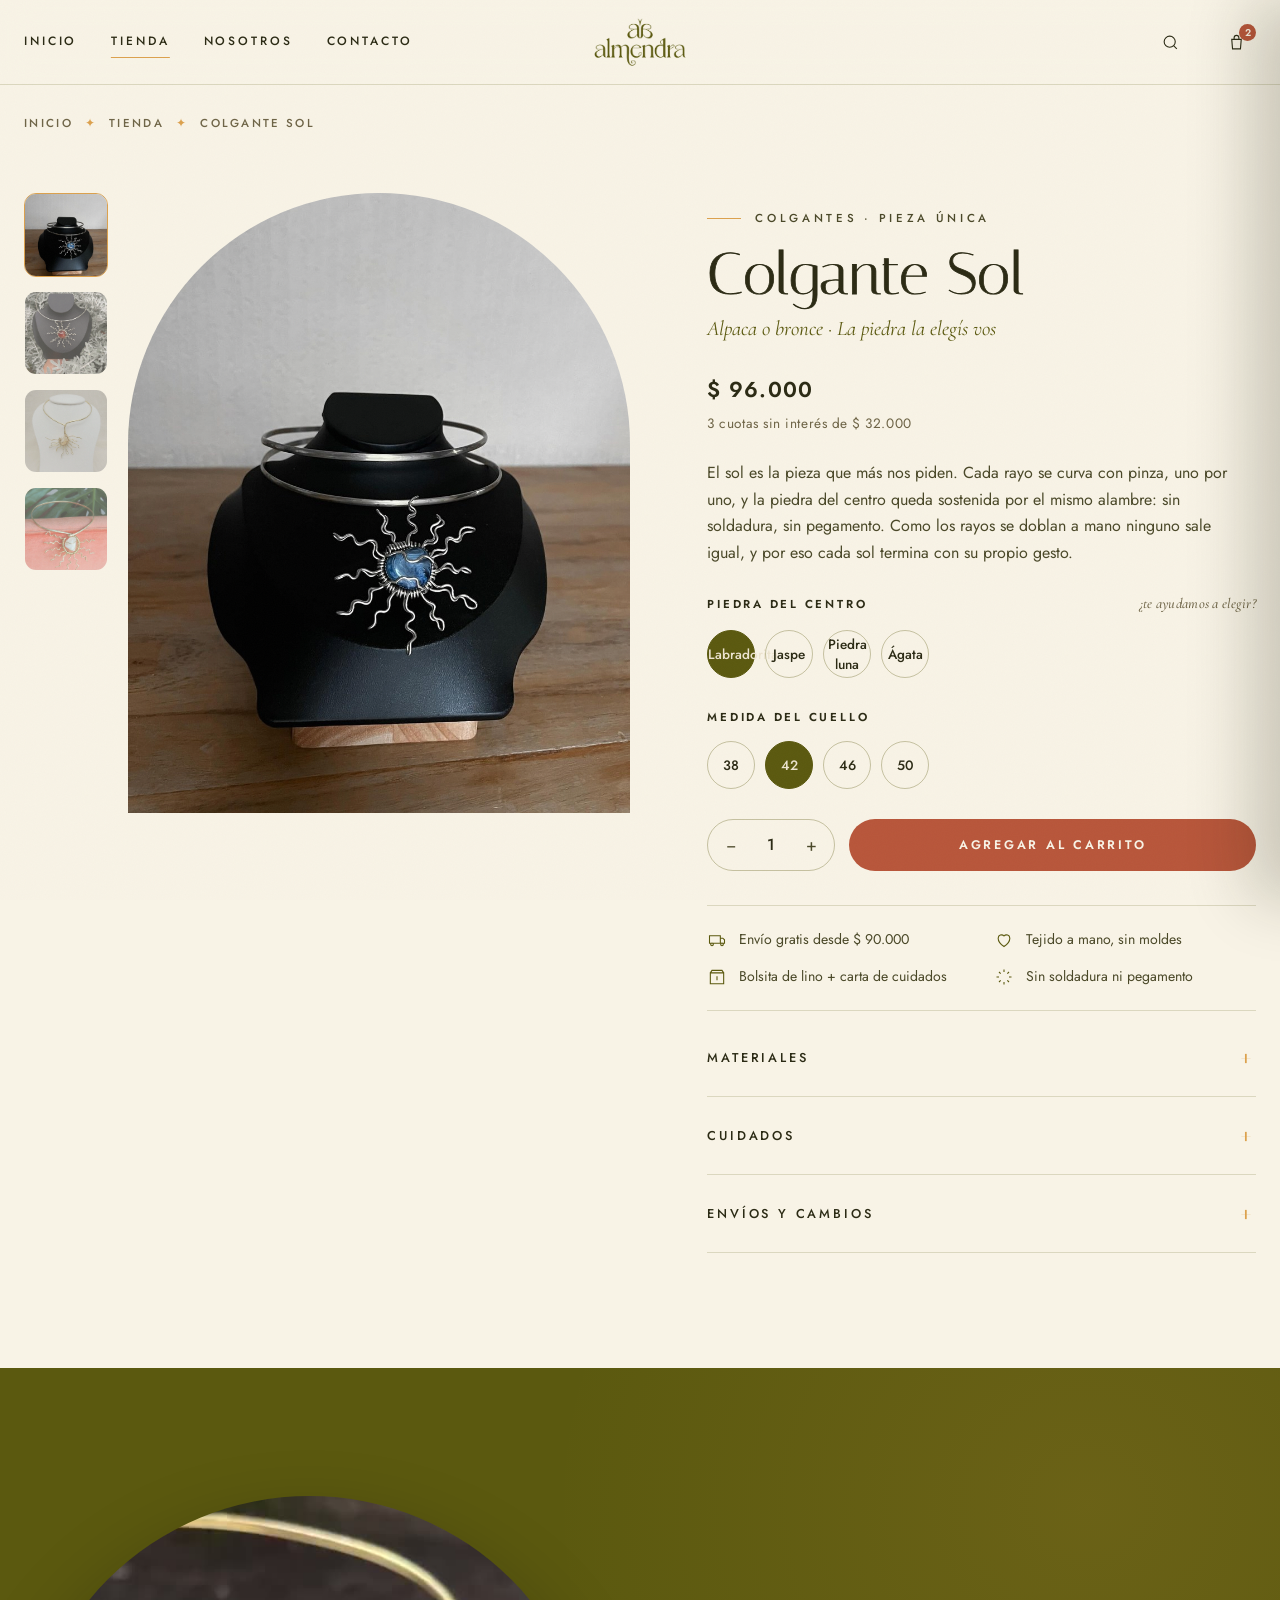
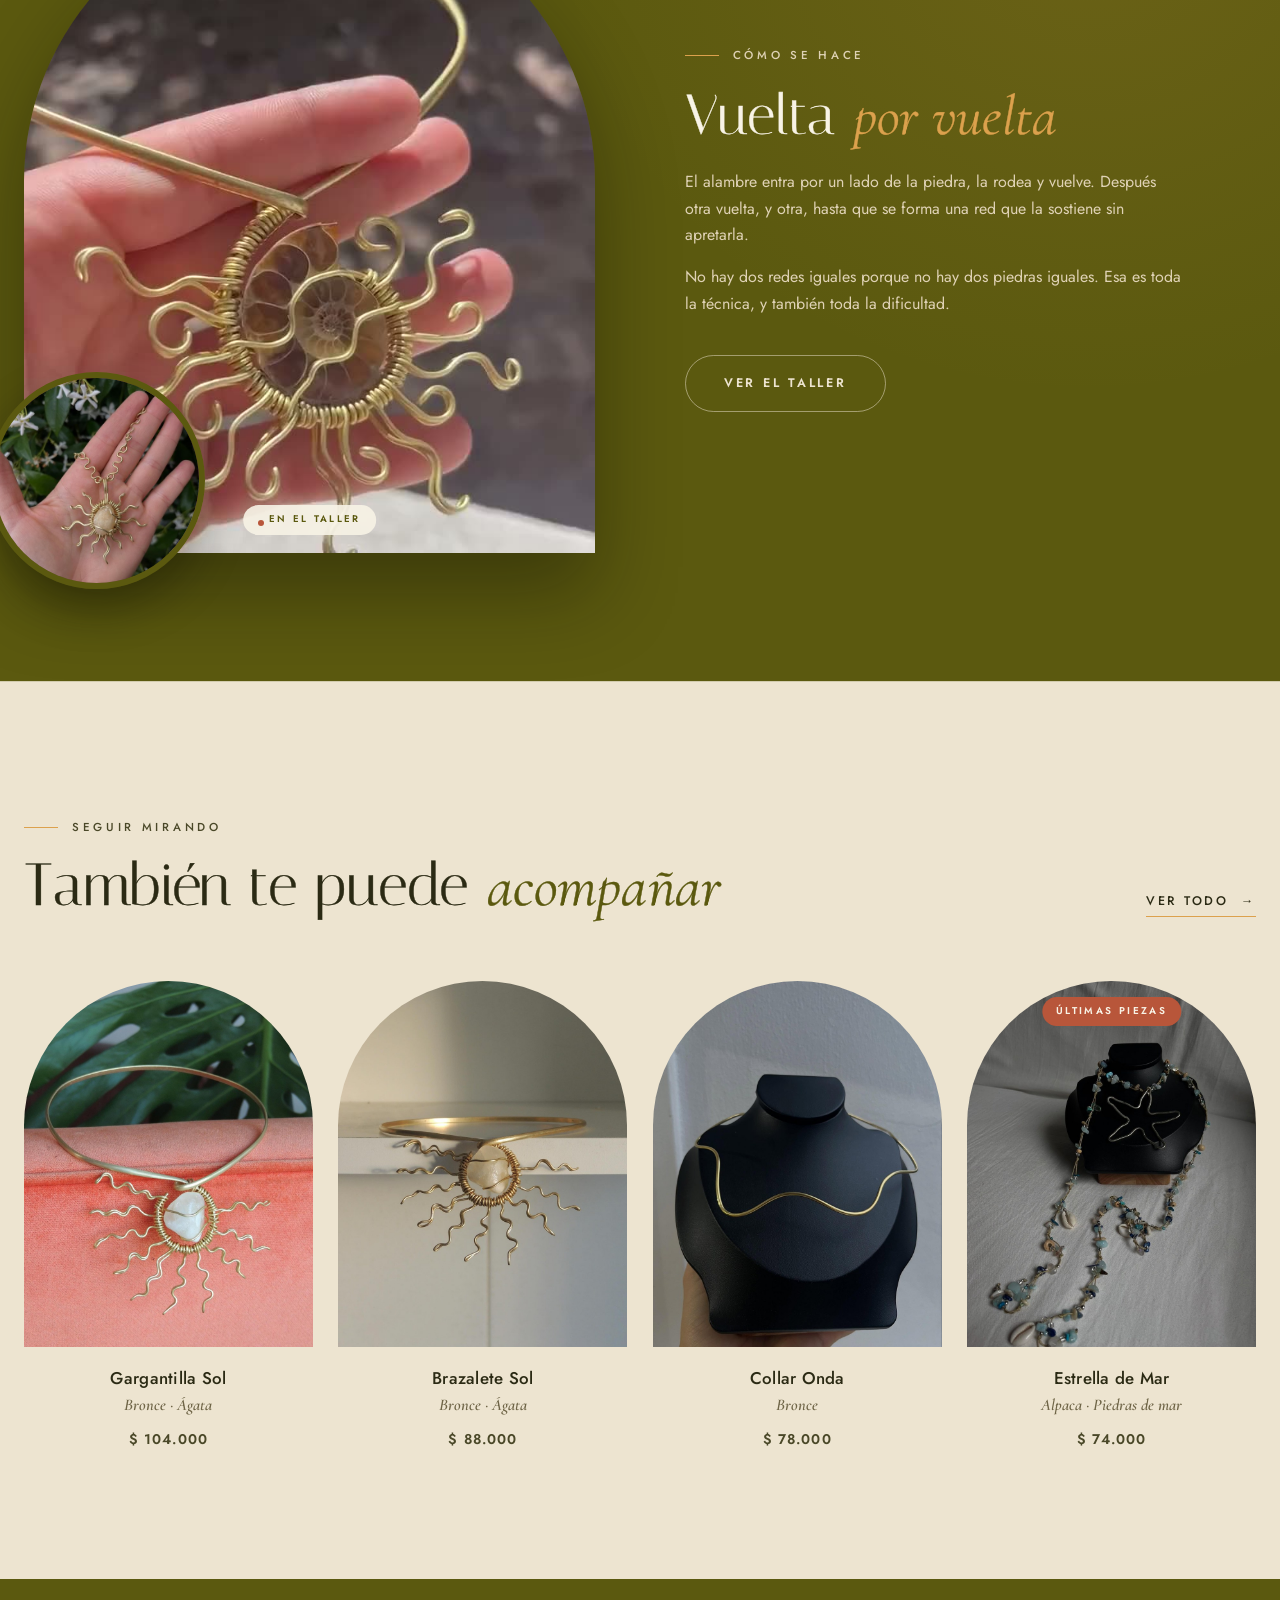
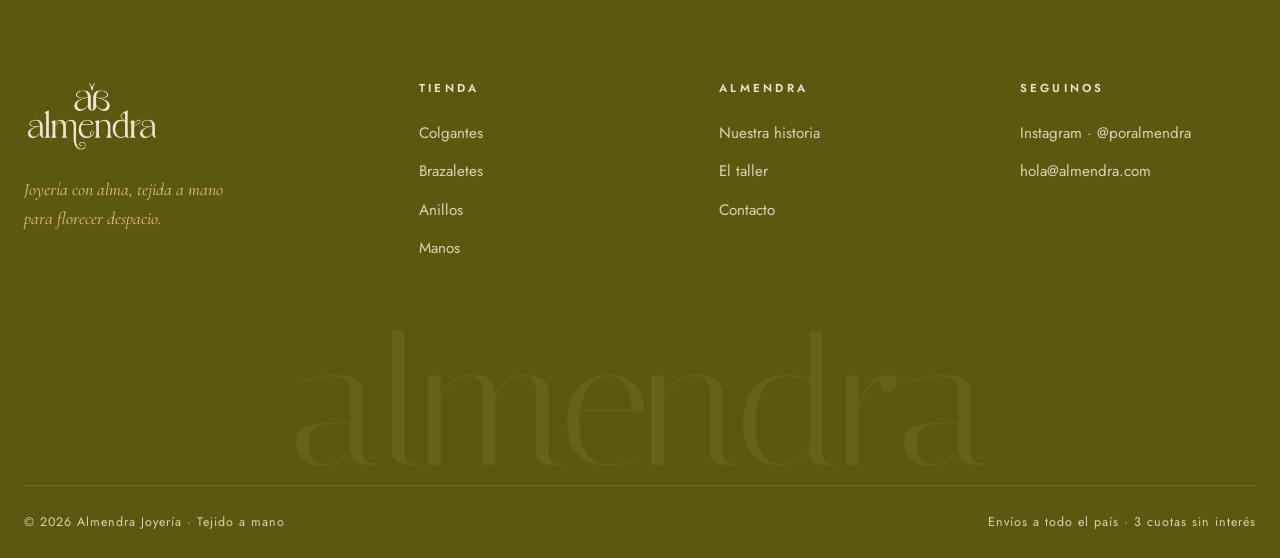
<file: producto.html>
<!DOCTYPE html>
<html lang="es">
<head>
  <meta charset="UTF-8">
  <meta name="viewport" content="width=device-width, initial-scale=1.0">
  <title>Colgante Sol · Almendra Joyería</title>
  <meta name="description" content="Colgante Sol tejido en alambre a mano, con la piedra que elijas: labradorita, jaspe, piedra luna o ágata. Pieza única.">
  <link rel="icon" type="image/png" href="assets/img/logo-olive.png">
  <link rel="preconnect" href="https://fonts.googleapis.com">
  <link rel="preconnect" href="https://fonts.gstatic.com" crossorigin>
  <link href="https://fonts.googleapis.com/css2?family=Italiana&family=Cormorant+Garamond:ital,wght@1,500;1,600&family=Jost:wght@300;400;500;600&display=swap" rel="stylesheet">
  <link rel="stylesheet" href="css/almendra.css">
</head>
<body>

  <header class="site-header site-header--solid">
    <div class="wrap">
      <nav class="nav-left">
        <a class="nav-link" href="index.html">Inicio</a>
        <a class="nav-link is-active" href="tienda.html">Tienda</a>
        <a class="nav-link" href="nosotros.html">Nosotros</a>
        <a class="nav-link" href="contacto.html">Contacto</a>
      </nav>
      <a class="brand" href="index.html" aria-label="Almendra, inicio">
        <img class="logo-dark" src="assets/img/logo-olive.png" alt="Almendra">
      </a>
      <div class="nav-right">
        <button class="icon-btn" aria-label="Buscar">
          <svg viewBox="0 0 24 24" fill="none" stroke-width="1.4"><circle cx="11" cy="11" r="7"/><path d="m20 20-3.8-3.8"/></svg>
        </button>
        <button class="icon-btn" aria-label="Carrito" data-open-cart>
          <svg viewBox="0 0 24 24" fill="none" stroke-width="1.4"><path d="M6 8h12l-1 12H7L6 8Z"/><path d="M9 8V6a3 3 0 0 1 6 0v2"/></svg>
          <span class="cart-count">2</span>
        </button>
        <button class="icon-btn menu-toggle" aria-label="Menú">
          <svg viewBox="0 0 24 24" fill="none" stroke-width="1.4"><path d="M4 7h16M4 12h16M4 17h16"/></svg>
        </button>
      </div>
    </div>
  </header>

  <nav class="mobile-menu">
    <button class="close-menu">Cerrar ✕</button>
    <a href="index.html">Inicio</a>
    <a href="tienda.html">Tienda <em>· piezas</em></a>
    <a href="nosotros.html">Nosotros <em>· el taller</em></a>
    <a href="contacto.html">Contacto</a>
  </nav>

  <div class="wrap">
    <nav class="breadcrumb">
      <a href="index.html">Inicio</a><span class="sep">✦</span>
      <a href="tienda.html">Tienda</a><span class="sep">✦</span>
      <span>Colgante Sol</span>
    </nav>

    <!-- ══════════ Producto ══════════ -->
    <div class="pdp">
      <div class="pdp-gallery">
        <div class="pdp-thumbs">
          <button class="is-active" aria-label="Con labradorita"><img src="assets/img/pieza-sol-labradorita.jpg" alt=""></button>
          <button aria-label="Con jaspe rojo"><img src="assets/img/pieza-sol-jaspe.jpg" alt=""></button>
          <button aria-label="Con piedra luna"><img src="assets/img/pieza-sol-luna.jpg" alt=""></button>
          <button aria-label="Con ágata"><img src="assets/img/pieza-sol-agata.jpg" alt=""></button>
        </div>
        <div class="pdp-main">
          <img src="assets/img/pieza-sol-labradorita.jpg" alt="Colgante Sol: rayos de alambre curvados a mano alrededor de una labradorita azul">
        </div>
      </div>

      <div class="pdp-info">
        <span class="eyebrow reveal">Colgantes · Pieza única</span>
        <h1 class="display reveal" data-delay="1">Colgante Sol</h1>
        <p class="stone reveal" data-delay="1">Alpaca o bronce · La piedra la elegís vos</p>

        <div class="pdp-price reveal" data-delay="2">
          $ 96.000
          <span class="cuotas">3 cuotas sin interés de $ 32.000</span>
        </div>

        <p class="pdp-desc reveal" data-delay="2">
          El sol es la pieza que más nos piden. Cada rayo se curva con pinza, uno por uno,
          y la piedra del centro queda sostenida por el mismo alambre: sin soldadura, sin
          pegamento. Como los rayos se doblan a mano ninguno sale igual, y por eso cada sol
          termina con su propio gesto.
        </p>

        <div class="reveal" data-delay="3">
          <div class="opt-label"><span>Piedra del centro</span><a class="hint" href="contacto.html">¿te ayudamos a elegir?</a></div>
          <div class="sizes">
            <button class="size is-active">Labradorita</button>
            <button class="size">Jaspe</button>
            <button class="size">Piedra luna</button>
            <button class="size">Ágata</button>
          </div>

          <div class="opt-label"><span>Medida del cuello</span></div>
          <div class="sizes">
            <button class="size">38</button>
            <button class="size is-active">42</button>
            <button class="size">46</button>
            <button class="size">50</button>
          </div>

          <div class="pdp-buy">
            <div class="qty">
              <button data-minus aria-label="Restar">−</button>
              <output>1</output>
              <button data-plus aria-label="Sumar">+</button>
            </div>
            <button class="btn btn--primary" data-add="Colgante Sol">Agregar al carrito</button>
          </div>

          <div class="pdp-perks">
            <div class="perk">
              <svg viewBox="0 0 24 24" fill="none" stroke="currentColor" stroke-width="1.3"><path d="M3 8h13v9H3zM16 11h3l2 2v4h-5M6 20a1.6 1.6 0 1 0 0-3.2A1.6 1.6 0 0 0 6 20Zm12 0a1.6 1.6 0 1 0 0-3.2 1.6 1.6 0 0 0 0 3.2Z"/></svg>
              Envío gratis desde $ 90.000
            </div>
            <div class="perk">
              <svg viewBox="0 0 24 24" fill="none" stroke="currentColor" stroke-width="1.3"><path d="M12 21s-7-4.6-7-10a4 4 0 0 1 7-2.6A4 4 0 0 1 19 11c0 5.4-7 10-7 10Z"/></svg>
              Tejido a mano, sin moldes
            </div>
            <div class="perk">
              <svg viewBox="0 0 24 24" fill="none" stroke="currentColor" stroke-width="1.3"><path d="M4 7h16v13H4zM4 7l2-3h12l2 3M12 11v5"/></svg>
              Bolsita de lino + carta de cuidados
            </div>
            <div class="perk">
              <svg viewBox="0 0 24 24" fill="none" stroke="currentColor" stroke-width="1.3"><path d="M12 3v3m0 12v3M3 12h3m12 0h3M6 6l2 2m8 8 2 2m0-12-2 2M8 16l-2 2"/></svg>
              Sin soldadura ni pegamento
            </div>
          </div>

          <details class="accordion">
            <summary>Materiales</summary>
            <p class="acc-body">Alambre de alpaca o de bronce, sin níquel, curvado y pulido a mano. La piedra
            del centro queda sostenida por el propio tejido. Cadena o aro rígido, como prefieras.
            Peso aproximado: 18 g.</p>
          </details>
          <details class="accordion">
            <summary>Cuidados</summary>
            <p class="acc-body">Guardalo en su bolsita cuando no lo uses. Evitá perfumes, cloro y agua salada.
            El bronce toma con el tiempo un tono más cálido: si preferís el brillo original, pasá un paño seco.
            La alpaca se aviva con un paño de algodón.</p>
          </details>
          <details class="accordion">
            <summary>Envíos y cambios</summary>
            <p class="acc-body">Despachamos en 48 h por correo con seguimiento. Tenés 30 días para cambios.
            Las piezas a pedido (otra piedra, otra medida) demoran entre 10 y 15 días.</p>
          </details>
        </div>
      </div>
    </div>
  </div>

  <!-- ══════════ Cómo se hace ══════════ -->
  <section class="band section">
    <div class="wrap">
      <figure class="band-figure reveal">
        <div class="arch has-video">
          <video src="assets/video/detalle.mp4" poster="assets/img/poster-detalle.jpg"
                 autoplay muted loop playsinline
                 aria-label="Un colgante Sol con un amonite fósil en el centro, girando en la mano"></video>
        </div>
        <div class="mini"><img src="assets/img/mini-palma.jpg" alt="Un colgante Sol en la palma de la mano, entre jazmines"></div>
      </figure>
      <div>
        <span class="eyebrow reveal">Cómo se hace</span>
        <h2 class="display reveal" data-delay="1">Vuelta <em>por vuelta</em></h2>
        <p class="reveal" data-delay="2">
          El alambre entra por un lado de la piedra, la rodea y vuelve. Después otra vuelta,
          y otra, hasta que se forma una red que la sostiene sin apretarla.
        </p>
        <p class="reveal" data-delay="2">
          No hay dos redes iguales porque no hay dos piedras iguales. Esa es toda la técnica,
          y también toda la dificultad.
        </p>
        <a class="btn btn--bone reveal" data-delay="3" href="nosotros.html">Ver el taller</a>
      </div>
    </div>
  </section>

  <!-- ══════════ Relacionados ══════════ -->
  <section class="related section">
    <div class="wrap">
      <div class="section-head reveal">
        <div>
          <span class="eyebrow">Seguir mirando</span>
          <h2 class="display">También te puede <em>acompañar</em></h2>
        </div>
        <a class="link-line" href="tienda.html">Ver todo <span class="arrow">→</span></a>
      </div>
      <div class="product-grid">
        <a class="product-card reveal" href="producto.html">
          <div class="frame"><img src="assets/img/pieza-sol-agata.jpg" alt="Gargantilla Sol en bronce con ágata blanca"></div>
          <div class="meta">
            <div class="name">Gargantilla Sol</div>
            <div class="detail">Bronce · Ágata</div>
            <div class="price">$ 104.000</div>
          </div>
        </a>
        <a class="product-card reveal" data-delay="1" href="producto.html">
          <div class="frame"><img src="assets/img/pieza-brazalete-sol.jpg" alt="Brazalete Sol en bronce con ágata en el centro"></div>
          <div class="meta">
            <div class="name">Brazalete Sol</div>
            <div class="detail">Bronce · Ágata</div>
            <div class="price">$ 88.000</div>
          </div>
        </a>
        <a class="product-card reveal" data-delay="2" href="producto.html">
          <div class="frame"><img src="assets/img/pieza-collar-onda.jpg" alt="Collar Onda en bronce, una sola línea curvada a mano"></div>
          <div class="meta">
            <div class="name">Collar Onda</div>
            <div class="detail">Bronce</div>
            <div class="price">$ 78.000</div>
          </div>
        </a>
        <a class="product-card reveal" data-delay="3" href="producto.html">
          <span class="card-tag card-tag--sale">Últimas piezas</span>
          <div class="frame"><img src="assets/img/pieza-estrella.jpg" alt="Colgante Estrella de Mar en alpaca con piedras de mar"></div>
          <div class="meta">
            <div class="name">Estrella de Mar</div>
            <div class="detail">Alpaca · Piedras de mar</div>
            <div class="price">$ 74.000</div>
          </div>
        </a>
      </div>
    </div>
  </section>

  <!-- ══════════ Footer ══════════ -->
  <footer class="site-footer">
    <div class="wrap">
      <div class="footer-grid">
        <div class="footer-brand">
          <img src="assets/img/logo-bone.png" alt="Almendra">
          <p>Joyería con alma, tejida a mano para florecer despacio.</p>
        </div>
        <div>
          <h4>Tienda</h4>
          <ul>
            <li><a href="tienda.html">Colgantes</a></li>
            <li><a href="tienda.html">Brazaletes</a></li>
            <li><a href="tienda.html">Anillos</a></li>
            <li><a href="tienda.html">Manos</a></li>
          </ul>
        </div>
        <div>
          <h4>Almendra</h4>
          <ul>
            <li><a href="nosotros.html">Nuestra historia</a></li>
            <li><a href="nosotros.html">El taller</a></li>
            <li><a href="contacto.html">Contacto</a></li>
          </ul>
        </div>
        <div>
          <h4>Seguinos</h4>
          <ul>
            <li><a href="https://instagram.com/poralmendra" target="_blank" rel="noopener">Instagram · @poralmendra</a></li>
            <li><a href="mailto:hola@almendra.com">hola@almendra.com</a></li>
          </ul>
        </div>
      </div>
    </div>
    <div class="footer-big" aria-hidden="true">almendra</div>
    <div class="wrap">
      <div class="footer-bottom">
        <span>© 2026 Almendra Joyería · Tejido a mano</span>
        <span>Envíos a todo el país · 3 cuotas sin interés</span>
      </div>
    </div>
  </footer>

  <!-- Carrito -->
  <div class="cart-overlay"></div>
  <aside class="cart-drawer" aria-label="Carrito de compras">
    <div class="cart-head">
      <h3>Tu carrito</h3>
      <button data-close-cart>Cerrar ✕</button>
    </div>
    <div class="cart-items">
      <div class="cart-item">
        <img src="assets/img/pieza-sol-labradorita.jpg" alt="Sol Labradorita">
        <div>
          <div class="ci-name">Sol Labradorita</div>
          <div class="ci-detail">Alpaca · Labradorita</div>
          <div class="ci-qty">Cuello 42 cm · Cant. 1</div>
        </div>
        <div class="ci-price">$ 96.000</div>
      </div>
      <div class="cart-item">
        <img src="assets/img/pieza-brazalete-par.jpg" alt="Soles de Bronce">
        <div>
          <div class="ci-name">Soles de Bronce</div>
          <div class="ci-detail">Bronce · Par</div>
          <div class="ci-qty">Brazo 26 cm · Cant. 1</div>
        </div>
        <div class="ci-price">$ 148.000</div>
      </div>
      <p class="cart-note">Cada pieza viaja en su bolsita de lino con una carta de cuidados ✦</p>
    </div>
    <div class="cart-foot">
      <div class="cart-total"><span>Subtotal</span><span>$ 244.000</span></div>
      <p class="small">Envío calculado al finalizar la compra.</p>
      <button class="btn btn--primary">Iniciar compra</button>
    </div>
  </aside>

  <div class="toast" role="status"></div>

  <script src="js/main.js"></script>
</body>
</html>
</file>
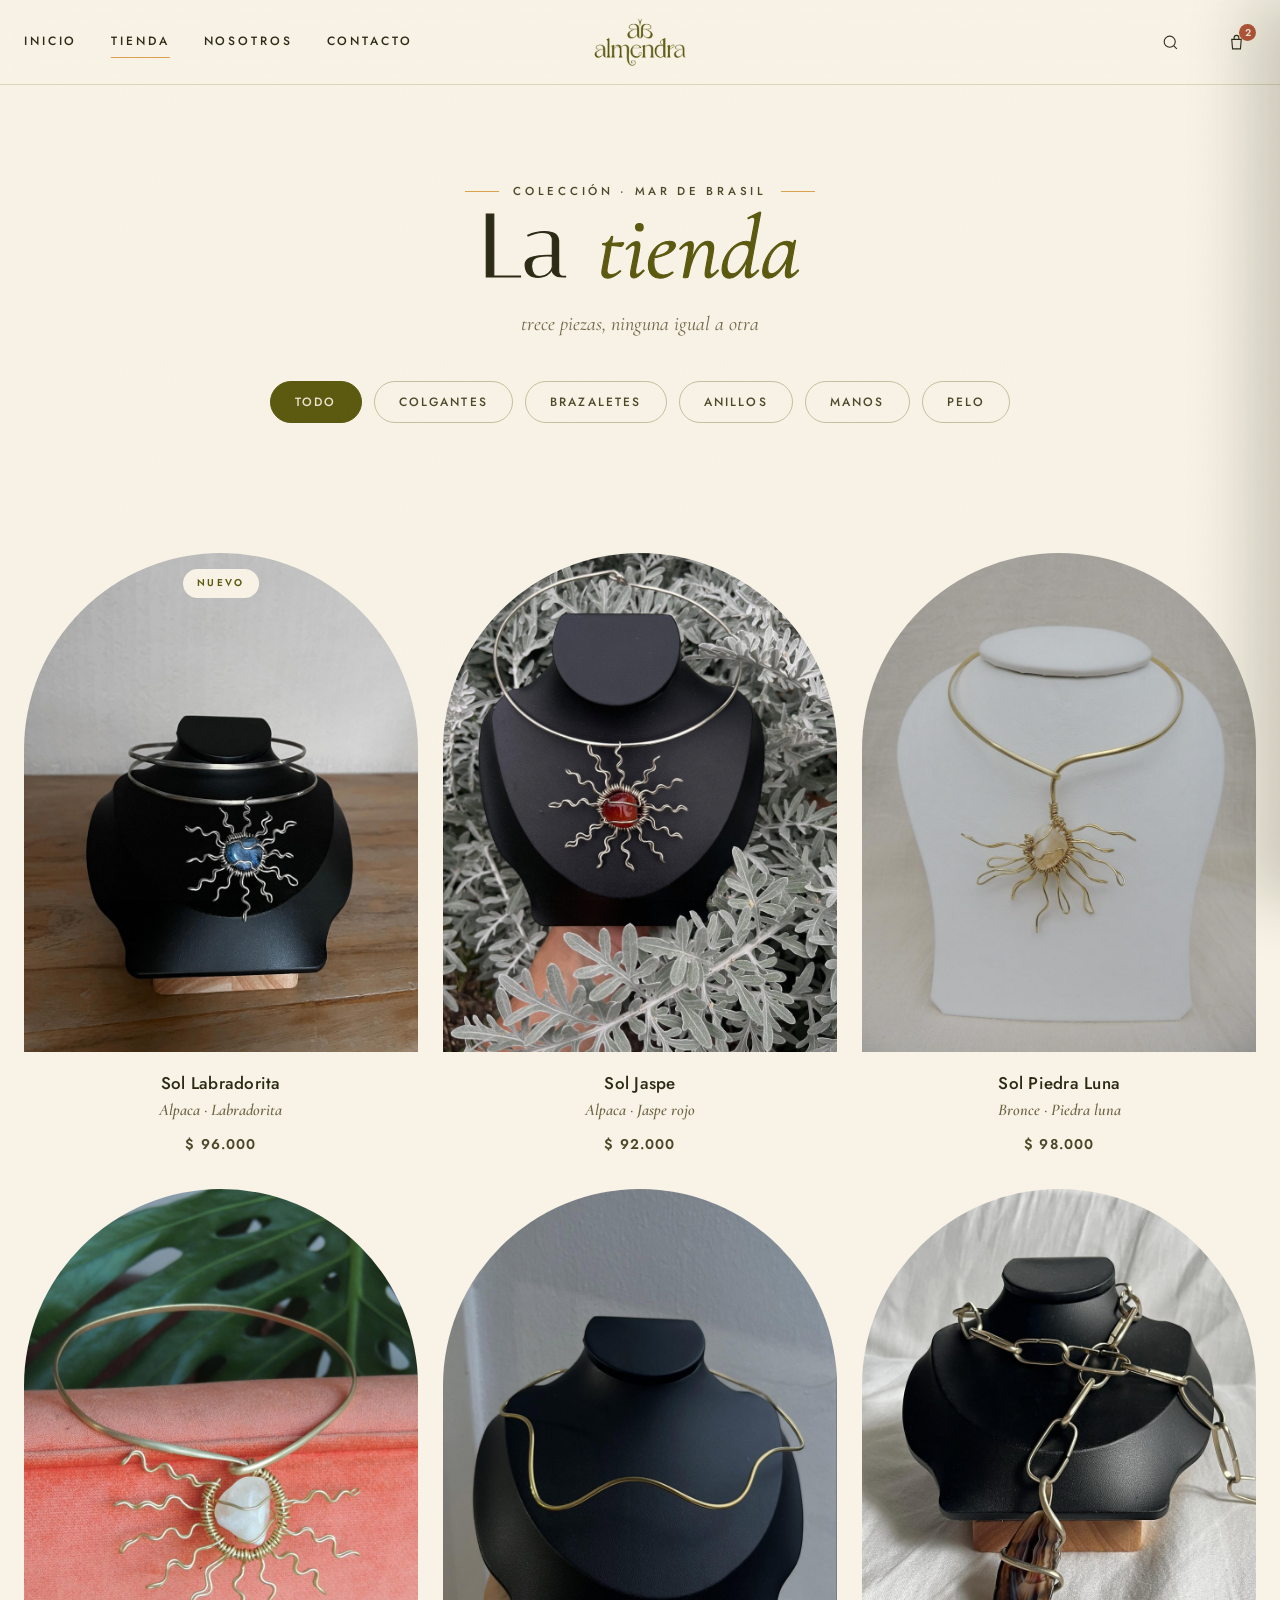
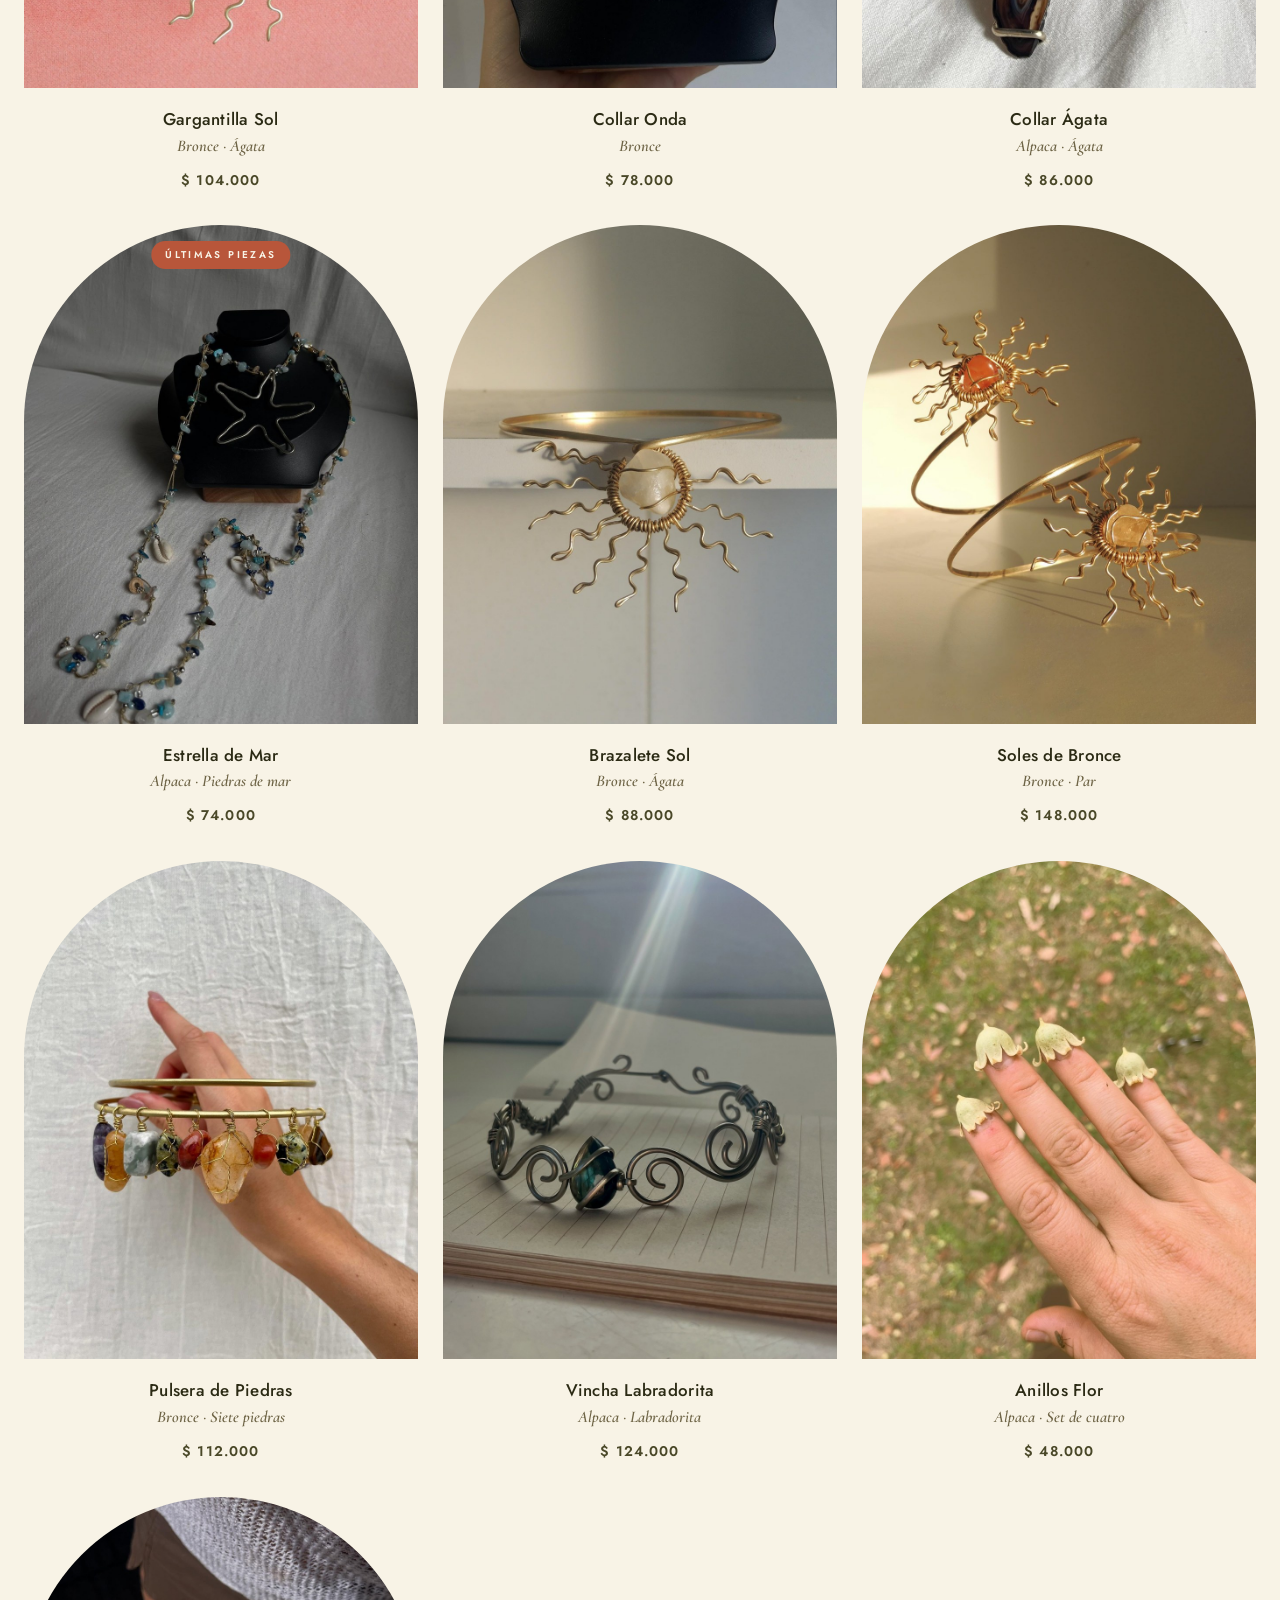
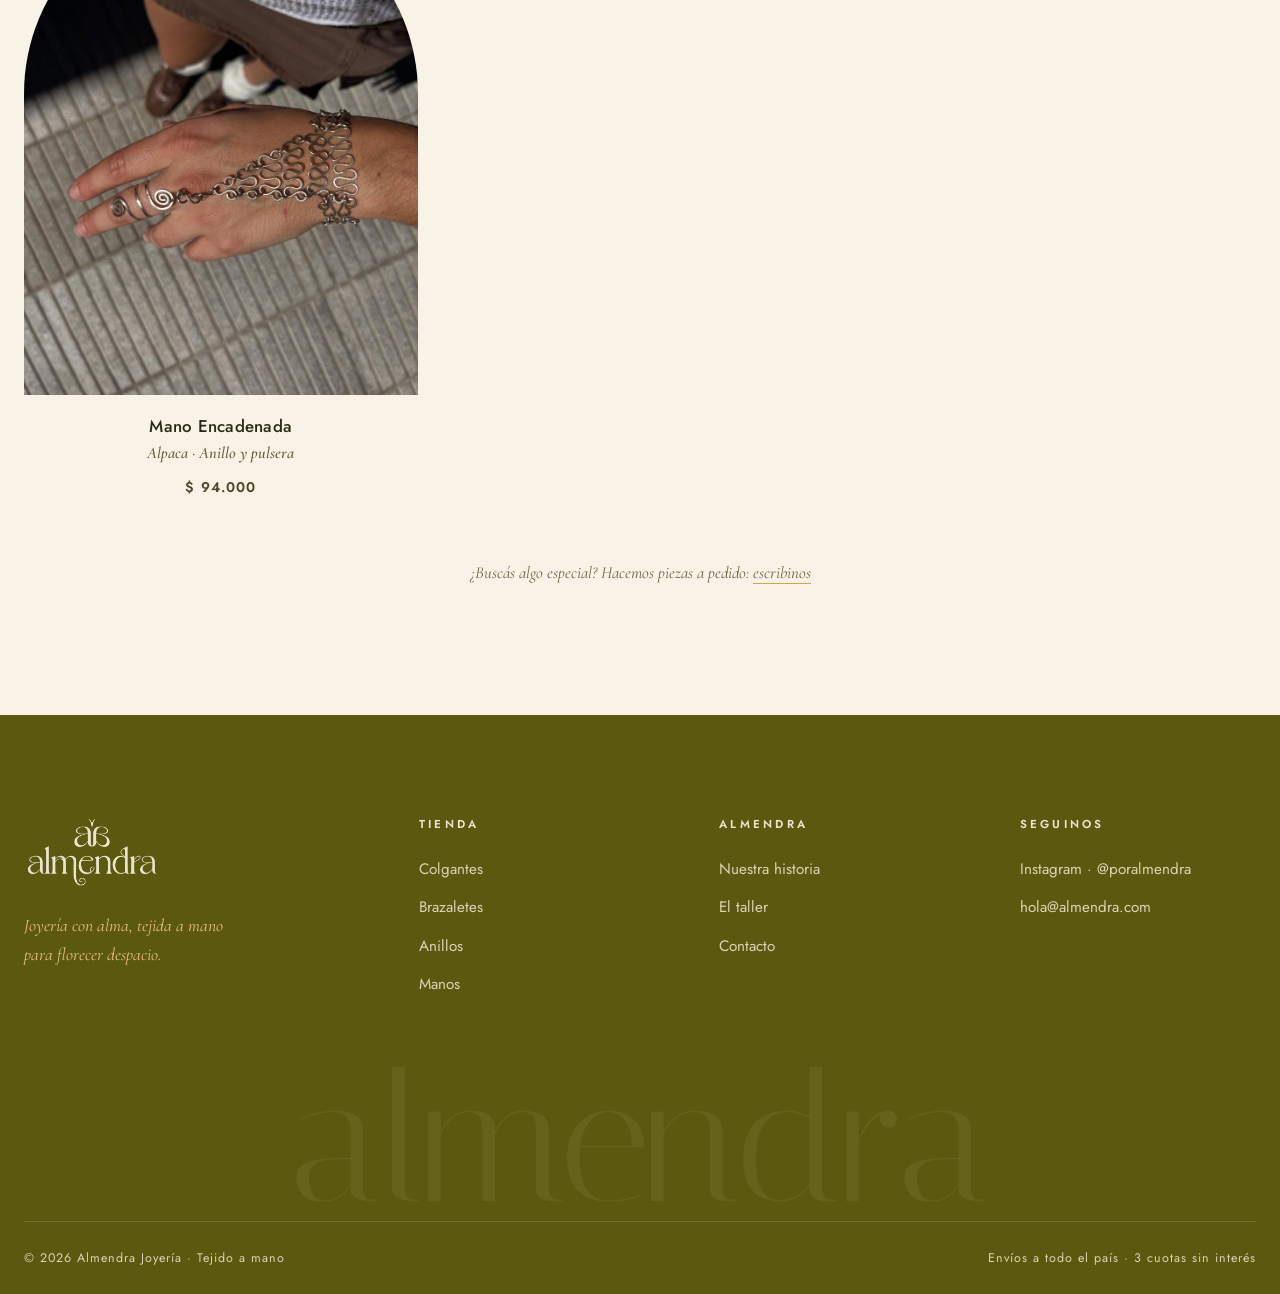
<file: tienda.html>
<!DOCTYPE html>
<html lang="es">
<head>
  <meta charset="UTF-8">
  <meta name="viewport" content="width=device-width, initial-scale=1.0">
  <title>Tienda · Almendra Joyería</title>
  <meta name="description" content="Colgantes, brazaletes, anillos y piezas de mano tejidas en alambre de bronce y alpaca con piedras naturales.">
  <link rel="icon" type="image/png" href="assets/img/logo-olive.png">
  <link rel="preconnect" href="https://fonts.googleapis.com">
  <link rel="preconnect" href="https://fonts.gstatic.com" crossorigin>
  <link href="https://fonts.googleapis.com/css2?family=Italiana&family=Cormorant+Garamond:ital,wght@1,500;1,600&family=Jost:wght@300;400;500;600&display=swap" rel="stylesheet">
  <link rel="stylesheet" href="css/almendra.css">
</head>
<body>

  <header class="site-header site-header--solid">
    <div class="wrap">
      <nav class="nav-left">
        <a class="nav-link" href="index.html">Inicio</a>
        <a class="nav-link is-active" href="tienda.html">Tienda</a>
        <a class="nav-link" href="nosotros.html">Nosotros</a>
        <a class="nav-link" href="contacto.html">Contacto</a>
      </nav>
      <a class="brand" href="index.html" aria-label="Almendra, inicio">
        <img class="logo-dark" src="assets/img/logo-olive.png" alt="Almendra">
      </a>
      <div class="nav-right">
        <button class="icon-btn" aria-label="Buscar">
          <svg viewBox="0 0 24 24" fill="none" stroke-width="1.4"><circle cx="11" cy="11" r="7"/><path d="m20 20-3.8-3.8"/></svg>
        </button>
        <button class="icon-btn" aria-label="Carrito" data-open-cart>
          <svg viewBox="0 0 24 24" fill="none" stroke-width="1.4"><path d="M6 8h12l-1 12H7L6 8Z"/><path d="M9 8V6a3 3 0 0 1 6 0v2"/></svg>
          <span class="cart-count">2</span>
        </button>
        <button class="icon-btn menu-toggle" aria-label="Menú">
          <svg viewBox="0 0 24 24" fill="none" stroke-width="1.4"><path d="M4 7h16M4 12h16M4 17h16"/></svg>
        </button>
      </div>
    </div>
  </header>

  <nav class="mobile-menu">
    <button class="close-menu">Cerrar ✕</button>
    <a href="index.html">Inicio</a>
    <a href="tienda.html">Tienda <em>· piezas</em></a>
    <a href="nosotros.html">Nosotros <em>· el taller</em></a>
    <a href="contacto.html">Contacto</a>
  </nav>

  <!-- ══════════ Encabezado ══════════ -->
  <section class="page-hero">
    <div class="wrap">
      <span class="eyebrow eyebrow--center reveal">Colección · Mar de Brasil</span>
      <h1 class="display reveal" data-delay="1">La <em>tienda</em></h1>
      <p class="voice-sub reveal" data-delay="2">trece piezas, ninguna igual a otra</p>

      <div class="filters reveal" data-delay="3">
        <button class="chip is-active" data-filter="todo">Todo</button>
        <button class="chip" data-filter="colgantes">Colgantes</button>
        <button class="chip" data-filter="brazaletes">Brazaletes</button>
        <button class="chip" data-filter="anillos">Anillos</button>
        <button class="chip" data-filter="manos">Manos</button>
        <button class="chip" data-filter="pelo">Pelo</button>
      </div>
    </div>
  </section>

  <!-- ══════════ Grilla ══════════ -->
  <section class="wrap" style="padding-bottom: clamp(80px, 10vw, 140px);">
    <div class="product-grid product-grid--3">

      <a class="product-card reveal" data-cat="colgantes" href="producto.html">
        <span class="card-tag">Nuevo</span>
        <div class="frame"><img src="assets/img/pieza-sol-labradorita.jpg" alt="Colgante Sol en alpaca con labradorita azul, sobre busto negro"></div>
        <div class="meta">
          <div class="name">Sol Labradorita</div>
          <div class="detail">Alpaca · Labradorita</div>
          <div class="price">$ 96.000</div>
        </div>
      </a>

      <a class="product-card reveal" data-cat="colgantes" data-delay="1" href="producto.html">
        <div class="frame"><img src="assets/img/pieza-sol-jaspe.jpg" alt="Colgante Sol en alpaca con jaspe rojo entre follaje plateado"></div>
        <div class="meta">
          <div class="name">Sol Jaspe</div>
          <div class="detail">Alpaca · Jaspe rojo</div>
          <div class="price">$ 92.000</div>
        </div>
      </a>

      <a class="product-card reveal" data-cat="colgantes" data-delay="2" href="producto.html">
        <div class="frame"><img src="assets/img/pieza-sol-luna.jpg" alt="Colgante Sol en bronce con piedra luna, sobre busto blanco"></div>
        <div class="meta">
          <div class="name">Sol Piedra Luna</div>
          <div class="detail">Bronce · Piedra luna</div>
          <div class="price">$ 98.000</div>
        </div>
      </a>

      <a class="product-card reveal" data-cat="colgantes" href="producto.html">
        <div class="frame"><img src="assets/img/pieza-sol-agata.jpg" alt="Gargantilla Sol en bronce con ágata blanca"></div>
        <div class="meta">
          <div class="name">Gargantilla Sol</div>
          <div class="detail">Bronce · Ágata</div>
          <div class="price">$ 104.000</div>
        </div>
      </a>

      <a class="product-card reveal" data-cat="colgantes" data-delay="1" href="producto.html">
        <div class="frame"><img src="assets/img/pieza-collar-onda.jpg" alt="Collar Onda en bronce, una sola línea curvada a mano"></div>
        <div class="meta">
          <div class="name">Collar Onda</div>
          <div class="detail">Bronce</div>
          <div class="price">$ 78.000</div>
        </div>
      </a>

      <a class="product-card reveal" data-cat="colgantes" data-delay="2" href="producto.html">
        <div class="frame"><img src="assets/img/pieza-collar-agata.jpg" alt="Collar de eslabones en alpaca con un ágata grande de colgante"></div>
        <div class="meta">
          <div class="name">Collar Ágata</div>
          <div class="detail">Alpaca · Ágata</div>
          <div class="price">$ 86.000</div>
        </div>
      </a>

      <a class="product-card reveal" data-cat="colgantes" href="producto.html">
        <span class="card-tag card-tag--sale">Últimas piezas</span>
        <div class="frame"><img src="assets/img/pieza-estrella.jpg" alt="Colgante Estrella de Mar en alpaca con piedras de mar"></div>
        <div class="meta">
          <div class="name">Estrella de Mar</div>
          <div class="detail">Alpaca · Piedras de mar</div>
          <div class="price">$ 74.000</div>
        </div>
      </a>

      <a class="product-card reveal" data-cat="brazaletes" data-delay="1" href="producto.html">
        <div class="frame"><img src="assets/img/pieza-brazalete-sol.jpg" alt="Brazalete Sol en bronce con ágata en el centro"></div>
        <div class="meta">
          <div class="name">Brazalete Sol</div>
          <div class="detail">Bronce · Ágata</div>
          <div class="price">$ 88.000</div>
        </div>
      </a>

      <a class="product-card reveal" data-cat="brazaletes" data-delay="2" href="producto.html">
        <div class="frame"><img src="assets/img/pieza-brazalete-par.jpg" alt="Par de brazaletes Sol en bronce con jaspe y ágata"></div>
        <div class="meta">
          <div class="name">Soles de Bronce</div>
          <div class="detail">Bronce · Par</div>
          <div class="price">$ 148.000</div>
        </div>
      </a>

      <a class="product-card reveal" data-cat="brazaletes" href="producto.html">
        <div class="frame"><img src="assets/img/pieza-pulsera-piedras.jpg" alt="Pulsera de bronce con siete piedras naturales colgando"></div>
        <div class="meta">
          <div class="name">Pulsera de Piedras</div>
          <div class="detail">Bronce · Siete piedras</div>
          <div class="price">$ 112.000</div>
        </div>
      </a>

      <a class="product-card reveal" data-cat="pelo" data-delay="1" href="producto.html">
        <div class="frame"><img src="assets/img/pieza-vincha.jpg" alt="Vincha de alpaca tejida con labradorita, sobre un cuaderno"></div>
        <div class="meta">
          <div class="name">Vincha Labradorita</div>
          <div class="detail">Alpaca · Labradorita</div>
          <div class="price">$ 124.000</div>
        </div>
      </a>

      <a class="product-card reveal" data-cat="anillos" data-delay="2" href="producto.html">
        <div class="frame"><img src="assets/img/pieza-anillos.jpg" alt="Set de cuatro anillos flor en alpaca, puestos en la mano"></div>
        <div class="meta">
          <div class="name">Anillos Flor</div>
          <div class="detail">Alpaca · Set de cuatro</div>
          <div class="price">$ 48.000</div>
        </div>
      </a>

      <a class="product-card reveal" data-cat="manos" href="producto.html">
        <div class="frame"><img src="assets/img/pieza-mano.jpg" alt="Pieza de mano en alpaca: anillo y pulsera unidos por una cadena"></div>
        <div class="meta">
          <div class="name">Mano Encadenada</div>
          <div class="detail">Alpaca · Anillo y pulsera</div>
          <div class="price">$ 94.000</div>
        </div>
      </a>

    </div>
    <p class="shop-note">¿Buscás algo especial? Hacemos piezas a pedido: <a href="contacto.html" style="border-bottom:1px solid var(--amber);">escribinos</a></p>
  </section>

  <!-- ══════════ Footer ══════════ -->
  <footer class="site-footer">
    <div class="wrap">
      <div class="footer-grid">
        <div class="footer-brand">
          <img src="assets/img/logo-bone.png" alt="Almendra">
          <p>Joyería con alma, tejida a mano para florecer despacio.</p>
        </div>
        <div>
          <h4>Tienda</h4>
          <ul>
            <li><a href="tienda.html">Colgantes</a></li>
            <li><a href="tienda.html">Brazaletes</a></li>
            <li><a href="tienda.html">Anillos</a></li>
            <li><a href="tienda.html">Manos</a></li>
          </ul>
        </div>
        <div>
          <h4>Almendra</h4>
          <ul>
            <li><a href="nosotros.html">Nuestra historia</a></li>
            <li><a href="nosotros.html">El taller</a></li>
            <li><a href="contacto.html">Contacto</a></li>
          </ul>
        </div>
        <div>
          <h4>Seguinos</h4>
          <ul>
            <li><a href="https://instagram.com/poralmendra" target="_blank" rel="noopener">Instagram · @poralmendra</a></li>
            <li><a href="mailto:hola@almendra.com">hola@almendra.com</a></li>
          </ul>
        </div>
      </div>
    </div>
    <div class="footer-big" aria-hidden="true">almendra</div>
    <div class="wrap">
      <div class="footer-bottom">
        <span>© 2026 Almendra Joyería · Tejido a mano</span>
        <span>Envíos a todo el país · 3 cuotas sin interés</span>
      </div>
    </div>
  </footer>

  <!-- Carrito -->
  <div class="cart-overlay"></div>
  <aside class="cart-drawer" aria-label="Carrito de compras">
    <div class="cart-head">
      <h3>Tu carrito</h3>
      <button data-close-cart>Cerrar ✕</button>
    </div>
    <div class="cart-items">
      <div class="cart-item">
        <img src="assets/img/pieza-sol-labradorita.jpg" alt="Sol Labradorita">
        <div>
          <div class="ci-name">Sol Labradorita</div>
          <div class="ci-detail">Alpaca · Labradorita</div>
          <div class="ci-qty">Cuello 42 cm · Cant. 1</div>
        </div>
        <div class="ci-price">$ 96.000</div>
      </div>
      <div class="cart-item">
        <img src="assets/img/pieza-brazalete-par.jpg" alt="Soles de Bronce">
        <div>
          <div class="ci-name">Soles de Bronce</div>
          <div class="ci-detail">Bronce · Par</div>
          <div class="ci-qty">Brazo 26 cm · Cant. 1</div>
        </div>
        <div class="ci-price">$ 148.000</div>
      </div>
      <p class="cart-note">Cada pieza viaja en su bolsita de lino con una carta de cuidados ✦</p>
    </div>
    <div class="cart-foot">
      <div class="cart-total"><span>Subtotal</span><span>$ 244.000</span></div>
      <p class="small">Envío calculado al finalizar la compra.</p>
      <button class="btn btn--primary">Iniciar compra</button>
    </div>
  </aside>

  <div class="toast" role="status"></div>

  <script src="js/main.js"></script>
</body>
</html>
</file>
<file: css/almendra.css>
/* ============================================================
   ALMENDRA · joyería · florecer despacio
   Sistema visual basado en el Manual de marca 2026
   ============================================================ */

:root {
  /* Paleta principal */
  --olive: #5B590F;
  --amber: #DCA14D;

  /* Neutros */
  --bone: #EDE4D0;
  --sand: #DFD2B5;
  --taupe: #A89A7C;
  --ink-soft: #4A4828;
  --ink: #2B2A14;

  /* Acentos botánicos */
  --terracota: #B8563A;
  --rose: #D8A596;
  --amber-soft: #E8BE80;

  /* Derivados */
  --cream: #F8F3E6;
  /* Taupe oscurecido para textos: el taupe puro da 2.5:1 sobre crema
     y no se lee. Este llega a 5.3:1 sin salirse de la familia olive. */
  --text-muted: #6E6446;
  --hairline: rgba(91, 89, 15, 0.18);
  --hairline-strong: rgba(91, 89, 15, 0.32);

  /* Tipografías */
  --font-display: 'Italiana', serif;
  --font-voice: 'Cormorant Garamond', serif;
  --font-ui: 'Jost', sans-serif;

  --ease-out: cubic-bezier(0.22, 1, 0.36, 1);
  --header-h: 84px;

  /* Italiana solo existe en peso 400: engrosamos el trazo en em
     para que escale con el tamaño. Subir/bajar para calibrar. */
  --display-stroke: 0.013em;
  --display-stroke-sm: 0.007em;
}

/* ---------- Reset ---------- */
*, *::before, *::after { box-sizing: border-box; margin: 0; padding: 0; }

html { scroll-behavior: smooth; }

body {
  font-family: var(--font-ui);
  font-weight: 400;
  font-size: 16px;
  line-height: 1.65;
  color: var(--ink);
  background: var(--cream);
  -webkit-font-smoothing: antialiased;
  overflow-x: hidden;
}

img { display: block; max-width: 100%; }
a { color: inherit; text-decoration: none; }
button { font-family: inherit; cursor: pointer; background: none; border: none; color: inherit; }
ul { list-style: none; }

::selection { background: var(--amber); color: var(--ink); }

/* ---------- Grano sutil ---------- */
body::after {
  content: '';
  position: fixed;
  inset: 0;
  pointer-events: none;
  z-index: 9000;
  opacity: 0.05;
  background-image: url("data:image/svg+xml,%3Csvg xmlns='http://www.w3.org/2000/svg' width='140' height='140'%3E%3Cfilter id='n'%3E%3CfeTurbulence type='fractalNoise' baseFrequency='0.9' numOctaves='2'/%3E%3C/filter%3E%3Crect width='140' height='140' filter='url(%23n)' opacity='0.55'/%3E%3C/svg%3E");
}

/* ---------- Utilidades ---------- */
.wrap {
  width: min(1280px, calc(100% - 48px));
  margin-inline: auto;
}

.display {
  font-family: var(--font-display);
  font-weight: 400;
  line-height: 1.02;
  letter-spacing: 0.005em;
}

/* Títulos de página: trazo engrosado */
.hero-title,
.about-hero h1,
.page-hero h1,
.pdp-info h1 {
  -webkit-text-stroke: var(--display-stroke) currentColor;
}

/* Títulos de sección: engrosado más leve */
.section-head h2,
.editorial-copy h2,
.band h2,
.newsletter h2,
.mobile-menu a {
  -webkit-text-stroke: var(--display-stroke-sm) currentColor;
}

.voice {
  font-family: var(--font-voice);
  font-style: italic;
  font-weight: 500;
}

.eyebrow {
  font-family: var(--font-ui);
  font-weight: 500;
  font-size: 0.72rem;
  letter-spacing: 0.32em;
  text-transform: uppercase;
  display: inline-flex;
  align-items: center;
  gap: 14px;
  color: var(--ink-soft);
}
.eyebrow::before {
  content: '';
  width: 34px;
  height: 1px;
  background: var(--amber);
}
.eyebrow--center::after {
  content: '';
  width: 34px;
  height: 1px;
  background: var(--amber);
}

/* ---------- Botones ---------- */
.btn {
  display: inline-flex;
  align-items: center;
  justify-content: center;
  gap: 10px;
  font-family: var(--font-ui);
  font-weight: 600;
  font-size: 0.78rem;
  letter-spacing: 0.22em;
  text-transform: uppercase;
  padding: 17px 38px;
  border-radius: 999px;
  transition: background 0.35s var(--ease-out), color 0.35s var(--ease-out),
              border-color 0.35s var(--ease-out), transform 0.35s var(--ease-out);
}
.btn:hover { transform: translateY(-2px); }

.btn--primary {
  background: var(--terracota);
  color: var(--cream);
}
.btn--primary:hover { background: #a34a30; }

.btn--outline {
  border: 1px solid var(--hairline-strong);
  color: var(--ink);
  background: transparent;
}
.btn--outline:hover { border-color: var(--olive); background: var(--olive); color: var(--bone); }

.btn--bone {
  border: 1px solid rgba(237, 228, 208, 0.5);
  color: var(--bone);
}
.btn--bone:hover { background: var(--bone); color: var(--olive); }

.link-line {
  font-family: var(--font-ui);
  font-weight: 500;
  font-size: 0.78rem;
  letter-spacing: 0.22em;
  text-transform: uppercase;
  display: inline-flex;
  align-items: center;
  gap: 12px;
  padding-bottom: 6px;
  position: relative;
}
.link-line::after {
  content: '';
  position: absolute;
  bottom: 0;
  left: 0;
  width: 100%;
  height: 1px;
  background: var(--amber);
  transform-origin: left;
  transition: transform 0.4s var(--ease-out);
}
.link-line:hover::after { transform: scaleX(0.4); }
.link-line .arrow { transition: transform 0.4s var(--ease-out); }
.link-line:hover .arrow { transform: translateX(6px); }

/* ---------- Header ---------- */
.site-header {
  position: fixed;
  top: 0;
  left: 0;
  right: 0;
  z-index: 800;
  height: var(--header-h);
  display: flex;
  align-items: center;
  transition: background 0.4s ease, box-shadow 0.4s ease, height 0.4s ease;
}
.site-header.is-solid,
.site-header--solid {
  background: rgba(248, 243, 230, 0.92);
  backdrop-filter: blur(14px);
  -webkit-backdrop-filter: blur(14px);
  box-shadow: 0 1px 0 var(--hairline);
}
.site-header .wrap {
  display: grid;
  grid-template-columns: 1fr auto 1fr;
  align-items: center;
  width: min(1380px, calc(100% - 48px));
}

.nav-left {
  display: flex;
  gap: 34px;
}
.nav-link {
  font-size: 0.75rem;
  font-weight: 500;
  letter-spacing: 0.24em;
  text-transform: uppercase;
  position: relative;
  padding: 6px 0;
}
.nav-link::after {
  content: '';
  position: absolute;
  bottom: 0;
  left: 50%;
  transform: translateX(-50%) scaleX(0);
  width: 100%;
  height: 1px;
  background: var(--amber);
  transition: transform 0.35s var(--ease-out);
  transform-origin: center;
}
.nav-link:hover::after,
.nav-link.is-active::after { transform: translateX(-50%) scaleX(1); }

.brand { justify-self: center; display: block; }
.brand img { height: 52px; width: auto; }

.nav-right {
  justify-self: end;
  display: flex;
  align-items: center;
  gap: 26px;
}
.icon-btn {
  display: inline-flex;
  align-items: center;
  justify-content: center;
  width: 40px;
  height: 40px;
  border-radius: 50%;
  transition: background 0.3s ease;
  position: relative;
}
.icon-btn:hover { background: rgba(91, 89, 15, 0.08); }
.icon-btn svg { width: 19px; height: 19px; stroke: currentColor; }

.cart-count {
  position: absolute;
  top: 2px;
  right: 0;
  min-width: 17px;
  height: 17px;
  border-radius: 999px;
  background: var(--terracota);
  color: var(--cream);
  font-size: 0.62rem;
  font-weight: 600;
  display: flex;
  align-items: center;
  justify-content: center;
  padding-inline: 4px;
}

/* Header sobre fondo olive (hero) */
.site-header--over-dark:not(.is-solid) { color: var(--bone); }
.site-header--over-dark:not(.is-solid) .cart-count { background: var(--amber); color: var(--ink); }
.site-header--over-dark:not(.is-solid) .brand .logo-dark { display: none; }
.site-header--over-dark:not(.is-solid) .brand .logo-light { display: block; }
.brand .logo-light { display: none; }
.site-header--over-dark.is-solid .brand .logo-dark { display: block; }

.menu-toggle { display: none; }

/* ---------- Menú móvil ---------- */
.mobile-menu {
  position: fixed;
  inset: 0;
  z-index: 900;
  background: var(--olive);
  color: var(--bone);
  display: flex;
  flex-direction: column;
  justify-content: center;
  padding: 48px;
  transform: translateY(-100%);
  transition: transform 0.55s var(--ease-out);
}
.mobile-menu.is-open { transform: translateY(0); }
.mobile-menu a {
  font-family: var(--font-display);
  font-size: clamp(2.4rem, 9vw, 3.6rem);
  line-height: 1.35;
  border-bottom: 1px solid rgba(237, 228, 208, 0.15);
  padding: 10px 0;
}
.mobile-menu a em { font-family: var(--font-voice); font-style: italic; color: var(--amber); }
.mobile-menu .close-menu {
  position: absolute;
  top: 26px;
  right: 26px;
  font-size: 0.75rem;
  letter-spacing: 0.3em;
  text-transform: uppercase;
  color: var(--bone);
}

/* ============================================================
   HERO
   ============================================================ */
.hero {
  position: relative;
  min-height: 100vh;
  min-height: 100svh;
  background: var(--olive);
  color: var(--bone);
  overflow: hidden;
  display: flex;
  align-items: center;
}
.hero::before {
  content: '';
  position: absolute;
  inset: 0;
  background: radial-gradient(ellipse 90% 70% at 70% 20%, rgba(220, 161, 77, 0.14), transparent 60%),
              radial-gradient(ellipse 70% 60% at 15% 85%, rgba(43, 42, 20, 0.5), transparent 65%);
}
.hero .wrap {
  position: relative;
  z-index: 2;
  display: grid;
  grid-template-columns: minmax(0, 1.15fr) minmax(0, 0.85fr);
  align-items: center;
  gap: clamp(40px, 6vw, 90px);
  padding-top: calc(var(--header-h) + 30px);
  padding-bottom: 70px;
}

.hero-title {
  font-size: clamp(3.6rem, 9.4vw, 8.4rem);
  color: var(--cream);
}
.hero-title em {
  display: block;
  font-family: var(--font-voice);
  font-style: italic;
  font-weight: 600;
  font-size: 1.02em;
  color: var(--amber);
  -webkit-text-stroke: 0;
  /* Italiana y Cormorant tienen métricas distintas: con line-height 1.02 la tinta
     de las dos líneas quedaba muy separada. Este margen negativo cierra el hueco
     a ~0.12em. Si cambia el texto del título hay que recalibrarlo: depende de si
     la primera línea tiene letras que bajan y la segunda letras que suben. */
  margin-top: -0.14em;
}
.hero-sub {
  font-family: var(--font-voice);
  font-style: italic;
  font-size: clamp(1.35rem, 2.4vw, 1.9rem);
  color: var(--amber-soft);
  margin-top: 26px;
  max-width: 30ch;
  line-height: 1.5;
}
.hero-actions {
  display: flex;
  flex-wrap: wrap;
  gap: 18px;
  margin-top: 48px;
}
.hero .eyebrow { color: var(--sand); margin-bottom: 30px; }
.hero .eyebrow::before { background: var(--amber); }

/* Imagen arco (almendra) */
.arch {
  border-radius: 999px 999px 0 0;
  overflow: hidden;
  position: relative;
}
.arch img {
  width: 100%;
  height: 100%;
  object-fit: cover;
}
.hero-figure {
  position: relative;
  justify-self: end;
  width: min(430px, 100%);
}
.hero-figure .arch {
  aspect-ratio: 3 / 4.1;
  box-shadow: 0 40px 80px rgba(20, 20, 5, 0.35);
}
.hero-figure .arch img { transform: scale(1.04); }

.hero-figure::before {
  content: '';
  position: absolute;
  inset: -22px -22px 0 -22px;
  border: 1px solid rgba(220, 161, 77, 0.35);
  border-radius: 999px 999px 0 0;
  border-bottom: none;
  pointer-events: none;
}
.hero-badge {
  position: absolute;
  bottom: 34px;
  left: -74px;
  width: 148px;
  height: 148px;
  animation: spin 26s linear infinite;
}
@keyframes spin { to { transform: rotate(360deg); } }
.hero-badge text {
  font-family: var(--font-ui);
  font-size: 10.5px;
  font-weight: 600;
  letter-spacing: 3.2px;
  text-transform: uppercase;
  fill: var(--amber-soft);
  stroke: var(--ink);
  stroke-width: 1.1px;
  stroke-linejoin: round;
  paint-order: stroke fill;
}

/* ============================================================
   MARQUESINA
   ============================================================ */
.marquee {
  background: var(--cream);
  border-bottom: 1px solid var(--hairline);
  overflow: hidden;
  padding: 22px 0;
}
.marquee-track {
  display: flex;
  gap: 0;
  width: max-content;
  animation: marquee 36s linear infinite;
}
.marquee span {
  font-family: var(--font-display);
  font-size: 1.35rem;
  letter-spacing: 0.14em;
  text-transform: uppercase;
  color: var(--ink-soft);
  white-space: nowrap;
  display: inline-flex;
  align-items: center;
}
.marquee span::after {
  content: '✦';
  color: var(--amber);
  font-size: 0.8rem;
  margin: 0 34px;
}
@keyframes marquee { to { transform: translateX(-50%); } }

/* ============================================================
   SECCIONES
   ============================================================ */
.section { padding: clamp(80px, 10vw, 140px) 0; }
.section--tight { padding: clamp(60px, 7vw, 90px) 0; }

.section-head {
  display: flex;
  align-items: flex-end;
  justify-content: space-between;
  gap: 30px;
  margin-bottom: clamp(44px, 5vw, 70px);
}
.section-head h2 {
  font-size: clamp(2.4rem, 4.6vw, 4rem);
  color: var(--ink);
}
.section-head h2 em {
  font-family: var(--font-voice);
  font-style: italic;
  color: var(--olive);
}
.section-head .eyebrow { margin-bottom: 18px; }

.section-head--center {
  flex-direction: column;
  align-items: center;
  text-align: center;
}

/* ---------- Grilla de productos ---------- */
.product-grid {
  display: grid;
  grid-template-columns: repeat(4, 1fr);
  gap: clamp(20px, 2.6vw, 36px) clamp(16px, 2vw, 28px);
}
.product-grid--3 { grid-template-columns: repeat(3, 1fr); }

.product-card { position: relative; }
.product-card .frame {
  border-radius: 999px 999px 0 0;
  overflow: hidden;
  aspect-ratio: 3 / 3.8;
  background: var(--sand);
  position: relative;
}
.product-card .frame img {
  width: 100%;
  height: 100%;
  object-fit: cover;
  transition: transform 1.1s var(--ease-out);
}
.product-card:hover .frame img { transform: scale(1.06); }

.product-card .frame::after {
  content: '';
  position: absolute;
  inset: 10px;
  border: 1px solid rgba(248, 243, 230, 0.0);
  border-radius: 999px 999px 0 0;
  transition: border-color 0.5s ease, inset 0.5s ease;
  pointer-events: none;
}
.product-card:hover .frame::after { border-color: rgba(248, 243, 230, 0.55); }

.card-tag {
  position: absolute;
  top: 16px;
  left: 50%;
  transform: translateX(-50%);
  z-index: 2;
  font-size: 0.62rem;
  font-weight: 600;
  letter-spacing: 0.24em;
  text-transform: uppercase;
  background: var(--cream);
  color: var(--olive);
  border-radius: 999px;
  padding: 6px 14px;
}
.card-tag--sale { background: var(--terracota); color: var(--cream); }

.product-card .meta {
  text-align: center;
  padding: 20px 8px 0;
}
/* Nombres de producto: Jost Medium 500, según la jerarquía UI del manual */
.product-card .name {
  font-family: var(--font-ui);
  font-weight: 500;
  font-size: 1.06rem;
  line-height: 1.35;
  color: var(--ink);
  letter-spacing: 0.015em;
}
.product-card .detail {
  font-family: var(--font-voice);
  font-style: italic;
  font-weight: 600;
  font-size: 1.02rem;
  color: var(--text-muted);
  margin-top: 2px;
}
.product-card .price {
  font-weight: 600;
  font-size: 0.88rem;
  letter-spacing: 0.08em;
  color: var(--ink-soft);
  margin-top: 9px;
}

.product-card .quick-add {
  position: absolute;
  left: 50%;
  transform: translate(-50%, 12px);
  bottom: 132px;
  opacity: 0;
  background: var(--cream);
  color: var(--ink);
  font-weight: 600;
  font-size: 0.7rem;
  letter-spacing: 0.2em;
  text-transform: uppercase;
  padding: 13px 26px;
  border-radius: 999px;
  box-shadow: 0 14px 30px rgba(30, 30, 10, 0.18);
  transition: opacity 0.4s ease, transform 0.4s var(--ease-out), background 0.3s, color 0.3s;
  white-space: nowrap;
}
.product-card:hover .quick-add {
  opacity: 1;
  transform: translate(-50%, 0);
}
.product-card .quick-add:hover { background: var(--olive); color: var(--bone); }

/* ---------- Split editorial ---------- */
.editorial {
  background: var(--bone);
  border-block: 1px solid var(--hairline);
}
.editorial .wrap {
  display: grid;
  grid-template-columns: minmax(0, 0.9fr) minmax(0, 1.1fr);
  gap: clamp(44px, 7vw, 110px);
  align-items: center;
}
.editorial-figure { position: relative; }
.editorial-figure .arch {
  aspect-ratio: 3 / 3.9;
  box-shadow: 30px 40px 0 rgba(220, 161, 77, 0.16);
}
.editorial-figure .stamp {
  position: absolute;
  right: -34px;
  top: 42px;
  width: 120px;
  height: 120px;
  animation: spin 24s linear infinite reverse;
}
/* Halo del color del fondo para que el sello se lea al cruzar la foto */
.editorial-figure .stamp text {
  font-family: var(--font-ui);
  font-size: 11px;
  font-weight: 600;
  letter-spacing: 3px;
  text-transform: uppercase;
  fill: var(--olive);
  stroke: var(--bone);
  stroke-width: 1.1px;
  stroke-linejoin: round;
  paint-order: stroke fill;
}
.editorial-copy h2 {
  font-size: clamp(2.4rem, 4.4vw, 3.9rem);
  margin: 22px 0 26px;
}
.editorial-copy h2 em {
  font-family: var(--font-voice);
  font-style: italic;
  color: var(--olive);
}
.editorial-copy p {
  font-weight: 400;
  font-size: 1.06rem;
  color: var(--ink-soft);
  max-width: 52ch;
  margin-bottom: 18px;
}
.editorial-copy .voice-quote {
  font-family: var(--font-voice);
  font-style: italic;
  font-size: 1.4rem;
  color: var(--olive);
  border-left: 2px solid var(--amber);
  padding-left: 24px;
  margin: 34px 0;
  max-width: 40ch;
  line-height: 1.5;
}

/* ---------- Categorías ---------- */
.cats {
  display: grid;
  grid-template-columns: repeat(4, 1fr);
  gap: clamp(18px, 2.4vw, 34px);
}
.cat-card {
  text-align: center;
  position: relative;
}
.cat-card .ring {
  width: min(100%, 250px);
  aspect-ratio: 1;
  margin-inline: auto;
  border-radius: 50%;
  overflow: hidden;
  position: relative;
  outline: 1px solid var(--hairline);
  outline-offset: 10px;
  transition: outline-color 0.4s ease, outline-offset 0.4s var(--ease-out);
}
.cat-card:hover .ring { outline-color: var(--amber); outline-offset: 5px; }
.cat-card .ring img {
  width: 100%;
  height: 100%;
  object-fit: cover;
  transition: transform 1s var(--ease-out);
}
.cat-card:hover .ring img { transform: scale(1.08); }
.cat-card .cat-name {
  font-family: var(--font-display);
  font-size: 1.75rem;
  margin-top: 24px;
  letter-spacing: 0.05em;
  -webkit-text-stroke: var(--display-stroke-sm) currentColor;
}
.cat-card .cat-sub {
  font-family: var(--font-voice);
  font-style: italic;
  font-weight: 600;
  color: var(--text-muted);
  font-size: 1rem;
}

/* ---------- Valores / ritual ---------- */
.values { border-top: 1px solid var(--hairline); }
.values-grid {
  display: grid;
  grid-template-columns: repeat(3, 1fr);
  gap: clamp(30px, 4vw, 60px);
}
.value {
  text-align: center;
  padding: 0 10px;
}
.value .glyph {
  width: 74px;
  height: 74px;
  margin: 0 auto 26px;
  border: 1px solid var(--hairline-strong);
  border-radius: 999px 999px 0 0;
  display: flex;
  align-items: center;
  justify-content: center;
  color: var(--olive);
  transition: background 0.4s ease, color 0.4s ease, transform 0.4s var(--ease-out);
}
.value:hover .glyph { background: var(--olive); color: var(--amber); transform: translateY(-4px); }
.value .glyph svg { width: 30px; height: 30px; }
.value h3 {
  font-family: var(--font-display);
  font-weight: 400;
  font-size: 1.75rem;
  margin-bottom: 12px;
  -webkit-text-stroke: var(--display-stroke-sm) currentColor;
}
.value p {
  font-weight: 400;
  font-size: 0.98rem;
  color: var(--ink-soft);
  max-width: 30ch;
  margin-inline: auto;
}

/* ---------- Banda taller (olive) ---------- */
.band {
  background: var(--olive);
  color: var(--bone);
  position: relative;
  overflow: hidden;
}
.band::before {
  content: '';
  position: absolute;
  inset: 0;
  background: radial-gradient(ellipse 70% 90% at 85% 15%, rgba(220, 161, 77, 0.12), transparent 60%);
}
.band .wrap {
  position: relative;
  display: grid;
  grid-template-columns: minmax(0, 1fr) minmax(0, 1fr);
  gap: clamp(44px, 7vw, 100px);
  align-items: center;
}
.band .eyebrow { color: var(--sand); }
.band h2 {
  font-size: clamp(2.4rem, 4.4vw, 3.9rem);
  color: var(--cream);
  margin: 22px 0 24px;
}
.band h2 em { font-family: var(--font-voice); font-style: italic; color: var(--amber); }
.band p {
  font-weight: 400;
  color: var(--sand);
  max-width: 50ch;
  margin-bottom: 16px;
}
.band-figure { position: relative; }
.band-figure .arch {
  aspect-ratio: 4 / 4.6;
  box-shadow: 0 40px 80px rgba(15, 15, 4, 0.4);
}
.band-figure .mini {
  position: absolute;
  width: 38%;
  aspect-ratio: 1;
  border-radius: 50%;
  overflow: hidden;
  bottom: -36px;
  left: -36px;
  border: 6px solid var(--olive);
  box-shadow: 0 20px 40px rgba(15, 15, 4, 0.35);
}
.band-figure .mini img { width: 100%; height: 100%; object-fit: cover; }
.band .btn { margin-top: 22px; }

/* ---------- Newsletter ---------- */
.newsletter {
  background: var(--bone);
  border-top: 1px solid var(--hairline);
  text-align: center;
}
.newsletter h2 {
  font-size: clamp(2.2rem, 4.2vw, 3.6rem);
  margin: 20px 0 14px;
}
.newsletter h2 em { font-family: var(--font-voice); font-style: italic; color: var(--olive); }
.newsletter p {
  font-weight: 400;
  color: var(--ink-soft);
  max-width: 46ch;
  margin: 0 auto 38px;
}
.news-form {
  display: flex;
  max-width: 460px;
  margin-inline: auto;
  border-bottom: 1px solid var(--hairline-strong);
  padding-bottom: 10px;
  gap: 14px;
}
.news-form input {
  flex: 1;
  border: none;
  background: transparent;
  font-family: var(--font-ui);
  font-size: 0.95rem;
  letter-spacing: 0.04em;
  color: var(--ink);
  outline: none;
}
.news-form input::placeholder { color: var(--text-muted); }
.news-form button {
  font-weight: 600;
  font-size: 0.75rem;
  letter-spacing: 0.24em;
  text-transform: uppercase;
  color: var(--terracota);
  transition: letter-spacing 0.3s ease;
}
.news-form button:hover { letter-spacing: 0.34em; }

/* ---------- Footer ---------- */
.site-footer {
  background: var(--olive);
  color: var(--sand);
  padding: clamp(64px, 8vw, 100px) 0 0;
  position: relative;
  overflow: hidden;
}
.footer-grid {
  display: grid;
  grid-template-columns: 1.4fr 1fr 1fr 1fr;
  gap: clamp(30px, 5vw, 70px);
  padding-bottom: 70px;
}
.footer-brand img { height: 74px; width: auto; margin-bottom: 22px; }
.footer-brand p {
  font-family: var(--font-voice);
  font-style: italic;
  font-size: 1.1rem;
  color: var(--amber-soft);
  max-width: 26ch;
}
.site-footer h4 {
  font-family: var(--font-ui);
  font-weight: 600;
  font-size: 0.72rem;
  letter-spacing: 0.28em;
  text-transform: uppercase;
  color: var(--bone);
  margin-bottom: 22px;
}
.site-footer li { margin-bottom: 12px; }
.site-footer li a {
  font-weight: 400;
  font-size: 0.95rem;
  transition: color 0.3s ease, padding-left 0.3s ease;
}
.site-footer li a:hover { color: var(--amber); padding-left: 6px; }

.footer-bottom {
  border-top: 1px solid rgba(237, 228, 208, 0.15);
  padding: 26px 0;
  display: flex;
  justify-content: space-between;
  align-items: center;
  gap: 20px;
  flex-wrap: wrap;
  font-size: 0.78rem;
  font-weight: 400;
  letter-spacing: 0.08em;
  color: var(--sand);
}
.footer-big {
  font-family: var(--font-display);
  font-size: clamp(4rem, 14vw, 13rem);
  line-height: 0.9;
  color: rgba(237, 228, 208, 0.07);
  text-align: center;
  user-select: none;
  pointer-events: none;
  margin-top: -20px;
  white-space: nowrap;
}

/* ============================================================
   PÁGINA: TIENDA
   ============================================================ */
.page-hero {
  padding: calc(var(--header-h) + clamp(50px, 8vw, 90px)) 0 clamp(40px, 6vw, 70px);
  text-align: center;
}
.page-hero h1 {
  font-size: clamp(3rem, 7vw, 5.6rem);
}
.page-hero h1 em { font-family: var(--font-voice); font-style: italic; color: var(--olive); }
.page-hero .voice-sub {
  font-family: var(--font-voice);
  font-style: italic;
  font-size: 1.25rem;
  color: var(--text-muted);
  margin-top: 14px;
}

.filters {
  display: flex;
  flex-wrap: wrap;
  justify-content: center;
  gap: 12px;
  margin: 40px 0 60px;
}
.chip {
  font-family: var(--font-ui);
  font-weight: 500;
  font-size: 0.75rem;
  letter-spacing: 0.18em;
  text-transform: uppercase;
  padding: 11px 24px;
  border-radius: 999px;
  border: 1px solid var(--hairline-strong);
  color: var(--ink-soft);
  transition: all 0.3s ease;
}
.chip:hover { border-color: var(--olive); }
.chip.is-active {
  background: var(--olive);
  border-color: var(--olive);
  color: var(--bone);
}

.shop-note {
  text-align: center;
  font-family: var(--font-voice);
  font-style: italic;
  color: var(--text-muted);
  font-size: 1.05rem;
  margin-top: 60px;
}

.product-card.is-hidden { display: none; }

/* ============================================================
   PÁGINA: PRODUCTO
   ============================================================ */
.breadcrumb {
  padding: calc(var(--header-h) + 30px) 0 0;
  font-size: 0.72rem;
  font-weight: 500;
  letter-spacing: 0.2em;
  text-transform: uppercase;
  color: var(--text-muted);
  display: flex;
  gap: 12px;
  align-items: center;
}
.breadcrumb a:hover { color: var(--olive); }
.breadcrumb .sep { color: var(--amber); }

.pdp {
  display: grid;
  grid-template-columns: minmax(0, 1.05fr) minmax(0, 0.95fr);
  gap: clamp(40px, 6vw, 100px);
  padding: clamp(36px, 5vw, 60px) 0 clamp(80px, 9vw, 130px);
  align-items: start;
}
.pdp-gallery {
  position: sticky;
  top: calc(var(--header-h) + 24px);
  display: grid;
  grid-template-columns: 84px 1fr;
  gap: 20px;
}
.pdp-thumbs {
  display: flex;
  flex-direction: column;
  gap: 14px;
}
.pdp-thumbs button {
  aspect-ratio: 1;
  border-radius: 12px;
  overflow: hidden;
  border: 1px solid transparent;
  opacity: 0.65;
  transition: opacity 0.3s ease, border-color 0.3s ease;
}
.pdp-thumbs button.is-active,
.pdp-thumbs button:hover { opacity: 1; border-color: var(--amber); }
.pdp-thumbs img { width: 100%; height: 100%; object-fit: cover; }

.pdp-main {
  border-radius: 999px 999px 0 0;
  overflow: hidden;
  aspect-ratio: 3 / 3.7;
  background: var(--sand);
}
.pdp-main img {
  width: 100%;
  height: 100%;
  object-fit: cover;
  transition: opacity 0.35s ease;
}

.pdp-info { padding-top: 8px; }
.pdp-info .eyebrow { margin-bottom: 16px; }
.pdp-info h1 {
  font-size: clamp(2.6rem, 4.6vw, 4rem);
}
.pdp-info .stone {
  font-family: var(--font-voice);
  font-style: italic;
  font-size: 1.3rem;
  color: var(--olive);
  margin-top: 8px;
}
.pdp-price {
  font-weight: 600;
  font-size: 1.35rem;
  letter-spacing: 0.06em;
  margin: 26px 0 6px;
}
.pdp-price .cuotas {
  display: block;
  font-weight: 400;
  font-size: 0.85rem;
  letter-spacing: 0.04em;
  color: var(--text-muted);
  margin-top: 4px;
}
.pdp-desc {
  font-weight: 400;
  color: var(--ink-soft);
  margin: 26px 0;
  max-width: 52ch;
}

.opt-label {
  font-weight: 600;
  font-size: 0.72rem;
  letter-spacing: 0.24em;
  text-transform: uppercase;
  margin-bottom: 14px;
  display: flex;
  justify-content: space-between;
  align-items: baseline;
}
.opt-label .hint {
  font-family: var(--font-voice);
  font-style: italic;
  font-weight: 500;
  font-size: 0.9rem;
  text-transform: none;
  letter-spacing: 0.02em;
  color: var(--text-muted);
}
.sizes { display: flex; gap: 10px; margin-bottom: 30px; }
.size {
  width: 48px;
  height: 48px;
  border-radius: 50%;
  border: 1px solid var(--hairline-strong);
  font-weight: 500;
  font-size: 0.85rem;
  transition: all 0.25s ease;
}
.size:hover { border-color: var(--olive); }
.size.is-active { background: var(--olive); border-color: var(--olive); color: var(--bone); }

.pdp-buy {
  display: flex;
  gap: 14px;
  align-items: stretch;
  margin: 10px 0 34px;
}
.qty {
  display: flex;
  align-items: center;
  border: 1px solid var(--hairline-strong);
  border-radius: 999px;
  overflow: hidden;
}
.qty button {
  width: 46px;
  height: 100%;
  font-size: 1.1rem;
  color: var(--ink-soft);
  transition: background 0.25s ease;
}
.qty button:hover { background: rgba(91, 89, 15, 0.07); }
.qty output {
  width: 34px;
  text-align: center;
  font-weight: 500;
}
.pdp-buy .btn--primary { flex: 1; }

.pdp-perks {
  display: grid;
  grid-template-columns: 1fr 1fr;
  gap: 14px 24px;
  border-block: 1px solid var(--hairline);
  padding: 22px 0;
  margin-bottom: 8px;
}
.perk {
  display: flex;
  gap: 12px;
  align-items: center;
  font-weight: 400;
  font-size: 0.88rem;
  color: var(--ink-soft);
}
.perk svg { width: 20px; height: 20px; color: var(--olive); flex-shrink: 0; }

.accordion { border-bottom: 1px solid var(--hairline); }
.accordion summary {
  list-style: none;
  cursor: pointer;
  display: flex;
  justify-content: space-between;
  align-items: center;
  padding: 20px 0;
  font-weight: 500;
  font-size: 0.8rem;
  letter-spacing: 0.22em;
  text-transform: uppercase;
}
.accordion summary::-webkit-details-marker { display: none; }
.accordion summary::after {
  content: '+';
  font-family: var(--font-display);
  font-size: 1.4rem;
  color: var(--amber);
  transition: transform 0.35s var(--ease-out);
}
.accordion[open] summary::after { transform: rotate(45deg); }
.accordion .acc-body {
  font-weight: 400;
  font-size: 0.95rem;
  color: var(--ink-soft);
  padding-bottom: 22px;
  max-width: 54ch;
}

.related { background: var(--bone); border-top: 1px solid var(--hairline); }

/* ============================================================
   PÁGINA: NOSOTROS
   ============================================================ */
.about-hero {
  background: var(--olive);
  color: var(--bone);
  padding: calc(var(--header-h) + clamp(26px, 3.5vw, 52px)) 0 0;
  position: relative;
  overflow: hidden;
}
.about-hero::before {
  content: '';
  position: absolute;
  inset: 0;
  background: radial-gradient(ellipse 80% 60% at 80% 10%, rgba(220, 161, 77, 0.13), transparent 60%);
}
.about-hero .wrap {
  position: relative;
  display: grid;
  grid-template-columns: minmax(0, 1.1fr) minmax(0, 0.9fr);
  gap: clamp(40px, 6vw, 90px);
  /* El texto se centra contra la foto; la foto queda al ras del borde.
     Con align-items:end el texto caía al fondo y dejaba un hueco arriba. */
  align-items: center;
}
.about-hero .wrap > figure { align-self: end; }
.about-hero h1 {
  font-size: clamp(3.2rem, 7vw, 6.4rem);
  color: var(--cream);
  margin: 24px 0 20px;
}
.about-hero h1 em { font-family: var(--font-voice); font-style: italic; color: var(--amber); }
.about-hero .eyebrow { color: var(--sand); }
.about-hero p.lead {
  font-family: var(--font-voice);
  font-style: italic;
  font-size: 1.35rem;
  color: var(--amber-soft);
  max-width: 40ch;
  margin-bottom: 0;
}
.about-hero .arch {
  aspect-ratio: 3 / 3.15;
  transform: translateY(1px);
}

.story .wrap {
  display: grid;
  grid-template-columns: minmax(0, 0.55fr) minmax(0, 1fr);
  gap: clamp(40px, 6vw, 100px);
}
.story-side { position: sticky; top: calc(var(--header-h) + 30px); align-self: start; }
.story-side .voice-quote {
  font-family: var(--font-voice);
  font-style: italic;
  font-size: 1.6rem;
  line-height: 1.5;
  color: var(--olive);
  margin-top: 24px;
}
.story-body p {
  font-weight: 400;
  font-size: 1.08rem;
  color: var(--ink-soft);
  margin-bottom: 24px;
  max-width: 60ch;
}
.story-body p strong { font-weight: 500; color: var(--ink); }
.story-body .drop::first-letter {
  font-family: var(--font-display);
  font-size: 4.2em;
  float: left;
  line-height: 0.8;
  padding: 8px 14px 0 0;
  color: var(--olive);
}

.atelier-grid {
  display: grid;
  grid-template-columns: repeat(12, 1fr);
  gap: clamp(14px, 2vw, 26px);
}
.atelier-grid figure { border-radius: 14px; overflow: hidden; position: relative; }
.atelier-grid img,
.atelier-grid video { width: 100%; height: 100%; object-fit: cover; transition: transform 1.2s var(--ease-out); }
.atelier-grid figure:hover img,
.atelier-grid figure:hover video { transform: scale(1.05); }
.at-1 { grid-column: 1 / 6; aspect-ratio: 4 / 4.6; border-radius: 999px 999px 14px 14px; }
.at-2 { grid-column: 6 / 10; aspect-ratio: 4 / 5.2; margin-top: 60px; }
.at-3 { grid-column: 10 / 13; aspect-ratio: 3 / 4.4; border-radius: 999px 999px 14px 14px; margin-top: 120px; }
.atelier-grid figcaption {
  position: absolute;
  bottom: 14px;
  left: 50%;
  transform: translateX(-50%);
  background: rgba(248, 243, 230, 0.9);
  font-size: 0.68rem;
  font-weight: 500;
  letter-spacing: 0.2em;
  text-transform: uppercase;
  padding: 7px 16px;
  border-radius: 999px;
  color: var(--olive);
  white-space: nowrap;
}

/* ============================================================
   PÁGINA: CONTACTO
   ============================================================ */
.contact {
  display: grid;
  grid-template-columns: minmax(0, 0.85fr) minmax(0, 1.15fr);
  gap: clamp(40px, 6vw, 100px);
  padding-bottom: clamp(80px, 10vw, 140px);
}
.contact-info .voice-quote {
  font-family: var(--font-voice);
  font-style: italic;
  font-size: 1.5rem;
  color: var(--olive);
  line-height: 1.5;
  margin-bottom: 40px;
}
.contact-item {
  border-top: 1px solid var(--hairline);
  padding: 20px 0;
}
.contact-item .k {
  font-weight: 600;
  font-size: 0.7rem;
  letter-spacing: 0.26em;
  text-transform: uppercase;
  color: var(--text-muted);
  margin-bottom: 6px;
}
.contact-item .v { font-weight: 400; font-size: 1.05rem; }
.contact-item .v a { border-bottom: 1px solid var(--amber); transition: color 0.3s; }
.contact-item .v a:hover { color: var(--olive); }

.contact-form {
  background: var(--bone);
  border: 1px solid var(--hairline);
  border-radius: 26px;
  padding: clamp(30px, 4vw, 56px);
}
.field { margin-bottom: 26px; }
.field label {
  display: block;
  font-weight: 600;
  font-size: 0.7rem;
  letter-spacing: 0.24em;
  text-transform: uppercase;
  color: var(--ink-soft);
  margin-bottom: 10px;
}
.field input,
.field textarea,
.field select {
  width: 100%;
  border: none;
  border-bottom: 1px solid var(--hairline-strong);
  background: transparent;
  font-family: var(--font-ui);
  font-size: 1rem;
  font-weight: 400;
  padding: 10px 2px;
  color: var(--ink);
  outline: none;
  transition: border-color 0.3s ease;
  resize: vertical;
}
.field input:focus,
.field textarea:focus { border-color: var(--olive); }

/* ============================================================
   CARRITO (drawer)
   ============================================================ */
.cart-overlay {
  position: fixed;
  inset: 0;
  z-index: 950;
  background: rgba(43, 42, 20, 0.45);
  opacity: 0;
  pointer-events: none;
  transition: opacity 0.4s ease;
}
.cart-overlay.is-open { opacity: 1; pointer-events: auto; }

.cart-drawer {
  position: fixed;
  top: 0;
  right: 0;
  bottom: 0;
  z-index: 960;
  width: min(440px, 92vw);
  background: var(--cream);
  transform: translateX(100%);
  transition: transform 0.55s var(--ease-out);
  display: flex;
  flex-direction: column;
  box-shadow: -30px 0 60px rgba(30, 30, 10, 0.2);
}
.cart-drawer.is-open { transform: translateX(0); }

.cart-head {
  display: flex;
  justify-content: space-between;
  align-items: center;
  padding: 26px 30px;
  border-bottom: 1px solid var(--hairline);
}
.cart-head h3 {
  font-family: var(--font-display);
  font-weight: 400;
  font-size: 1.8rem;
  -webkit-text-stroke: var(--display-stroke-sm) currentColor;
}
.cart-head button {
  font-size: 0.7rem;
  font-weight: 600;
  letter-spacing: 0.24em;
  text-transform: uppercase;
  color: var(--text-muted);
  transition: color 0.3s;
}
.cart-head button:hover { color: var(--terracota); }

.cart-items { flex: 1; overflow-y: auto; padding: 10px 30px; }
.cart-item {
  display: grid;
  grid-template-columns: 82px 1fr auto;
  gap: 18px;
  align-items: center;
  padding: 20px 0;
  border-bottom: 1px solid var(--hairline);
}
.cart-item img {
  width: 82px;
  height: 100px;
  object-fit: cover;
  border-radius: 999px 999px 8px 8px;
}
.cart-item .ci-name {
  font-family: var(--font-ui);
  font-weight: 500;
  font-size: 0.98rem;
  line-height: 1.3;
}
.cart-item .ci-detail {
  font-family: var(--font-voice);
  font-style: italic;
  font-weight: 600;
  font-size: 0.94rem;
  color: var(--text-muted);
}
.cart-item .ci-qty {
  font-size: 0.8rem;
  font-weight: 400;
  color: var(--ink-soft);
  margin-top: 6px;
}
.cart-item .ci-price { font-weight: 600; font-size: 0.9rem; }

.cart-note {
  font-family: var(--font-voice);
  font-style: italic;
  text-align: center;
  color: var(--text-muted);
  font-size: 0.95rem;
  padding: 16px 30px 0;
}
.cart-foot {
  padding: 22px 30px 30px;
  border-top: 1px solid var(--hairline);
  background: var(--bone);
}
.cart-total {
  display: flex;
  justify-content: space-between;
  font-weight: 600;
  letter-spacing: 0.08em;
  margin-bottom: 6px;
}
.cart-foot .small {
  font-weight: 400;
  font-size: 0.8rem;
  color: var(--text-muted);
  margin-bottom: 18px;
}
.cart-foot .btn { width: 100%; }

/* Toast */
.toast {
  position: fixed;
  bottom: 30px;
  left: 50%;
  transform: translate(-50%, 80px);
  z-index: 990;
  background: var(--olive);
  color: var(--bone);
  font-size: 0.82rem;
  font-weight: 500;
  letter-spacing: 0.06em;
  padding: 15px 30px;
  border-radius: 999px;
  opacity: 0;
  transition: transform 0.5s var(--ease-out), opacity 0.5s ease;
  pointer-events: none;
}
.toast.is-visible { transform: translate(-50%, 0); opacity: 1; }
.toast em { font-family: var(--font-voice); color: var(--amber-soft); }

/* ============================================================
   Reveal on scroll
   ============================================================ */
.reveal {
  opacity: 0;
  transform: translateY(34px);
  transition: opacity 1s var(--ease-out), transform 1s var(--ease-out);
}
.reveal.in { opacity: 1; transform: none; }
.reveal[data-delay="1"] { transition-delay: 0.12s; }
.reveal[data-delay="2"] { transition-delay: 0.24s; }
.reveal[data-delay="3"] { transition-delay: 0.36s; }
.reveal[data-delay="4"] { transition-delay: 0.48s; }

@media (prefers-reduced-motion: reduce) {
  .reveal { opacity: 1; transform: none; transition: none; }
  .marquee-track, .hero-badge, .editorial-figure .stamp { animation: none; }
}

/* ============================================================
   Responsive
   ============================================================ */
@media (max-width: 1024px) {
  .product-grid { grid-template-columns: repeat(3, 1fr); }
  .cats { grid-template-columns: repeat(2, 1fr); gap: 40px 24px; }
  .footer-grid { grid-template-columns: 1fr 1fr; }
  .pdp-gallery { grid-template-columns: 1fr; }
  .pdp-thumbs { flex-direction: row; order: 2; }
  .pdp-thumbs button { width: 72px; }
}

@media (max-width: 860px) {
  :root { --header-h: 70px; }
  .nav-left { display: none; }
  .menu-toggle { display: inline-flex; }
  .site-header .wrap { grid-template-columns: auto 1fr auto; }
  .brand { justify-self: start; }
  .brand img { height: 44px; }

  .hero .wrap { grid-template-columns: 1fr; padding-top: calc(var(--header-h) + 50px); }
  .hero-figure { justify-self: center; width: min(340px, 80%); margin-top: 10px; }
  .hero-badge { left: auto; right: -40px; width: 110px; height: 110px; }

  .editorial .wrap,
  .band .wrap,
  .about-hero .wrap,
  .story .wrap,
  .contact { grid-template-columns: 1fr; }
  .story-side { position: static; }
  .pdp { grid-template-columns: 1fr; }
  .pdp-gallery { position: static; }

  .product-grid { grid-template-columns: repeat(2, 1fr); }
  .section-head { flex-direction: column; align-items: flex-start; }
  .section-head--center { align-items: center; }

  .atelier-grid figure { grid-column: 1 / -1 !important; margin-top: 0 !important; }
  .values-grid { grid-template-columns: 1fr; gap: 44px; }
  .editorial-figure .stamp { right: 8px; }
  .band-figure .mini { left: 10px; bottom: -20px; }
  .footer-grid { grid-template-columns: 1fr; gap: 36px; }
}

@media (max-width: 520px) {
  .product-grid { grid-template-columns: 1fr 1fr; gap: 26px 12px; }
  .product-card .name { font-size: 1.15rem; }
  .quick-add { display: none; }
  .cats { grid-template-columns: 1fr 1fr; }
  .hero-actions .btn { width: 100%; }
  .pdp-buy { flex-direction: column; }
  .qty { justify-content: center; padding-block: 10px; }
}

/* ============================================================
   Video dentro de los arcos
   Los reels del Instagram de Almendra, recortados y en bucle.
   ============================================================ */
.arch video,
.product-card .frame video,
.atelier-grid video {
  width: 100%;
  height: 100%;
  object-fit: cover;
  display: block;
}

/* Marca "en vivo" sobre los bloques con video */
.has-video { position: relative; }
.has-video::after {
  content: 'en el taller';
  position: absolute;
  left: 50%;
  bottom: 18px;
  transform: translateX(-50%);
  z-index: 3;
  font-family: var(--font-ui);
  font-weight: 600;
  font-size: 0.6rem;
  letter-spacing: 0.24em;
  text-transform: uppercase;
  color: var(--olive);
  background: rgba(248, 243, 230, 0.9);
  padding: 7px 16px 7px 26px;
  border-radius: 999px;
  white-space: nowrap;
  pointer-events: none;
}
.has-video::before {
  content: '';
  position: absolute;
  left: 50%;
  bottom: 27px;
  z-index: 4;
  margin-left: -52px;
  width: 6px;
  height: 6px;
  border-radius: 50%;
  background: var(--terracota);
  animation: latido 2s ease-in-out infinite;
  pointer-events: none;
}
@keyframes latido {
  0%, 100% { opacity: 1; }
  50% { opacity: 0.25; }
}

@media (prefers-reduced-motion: reduce) {
  .has-video::before { animation: none; }
}
</file>
